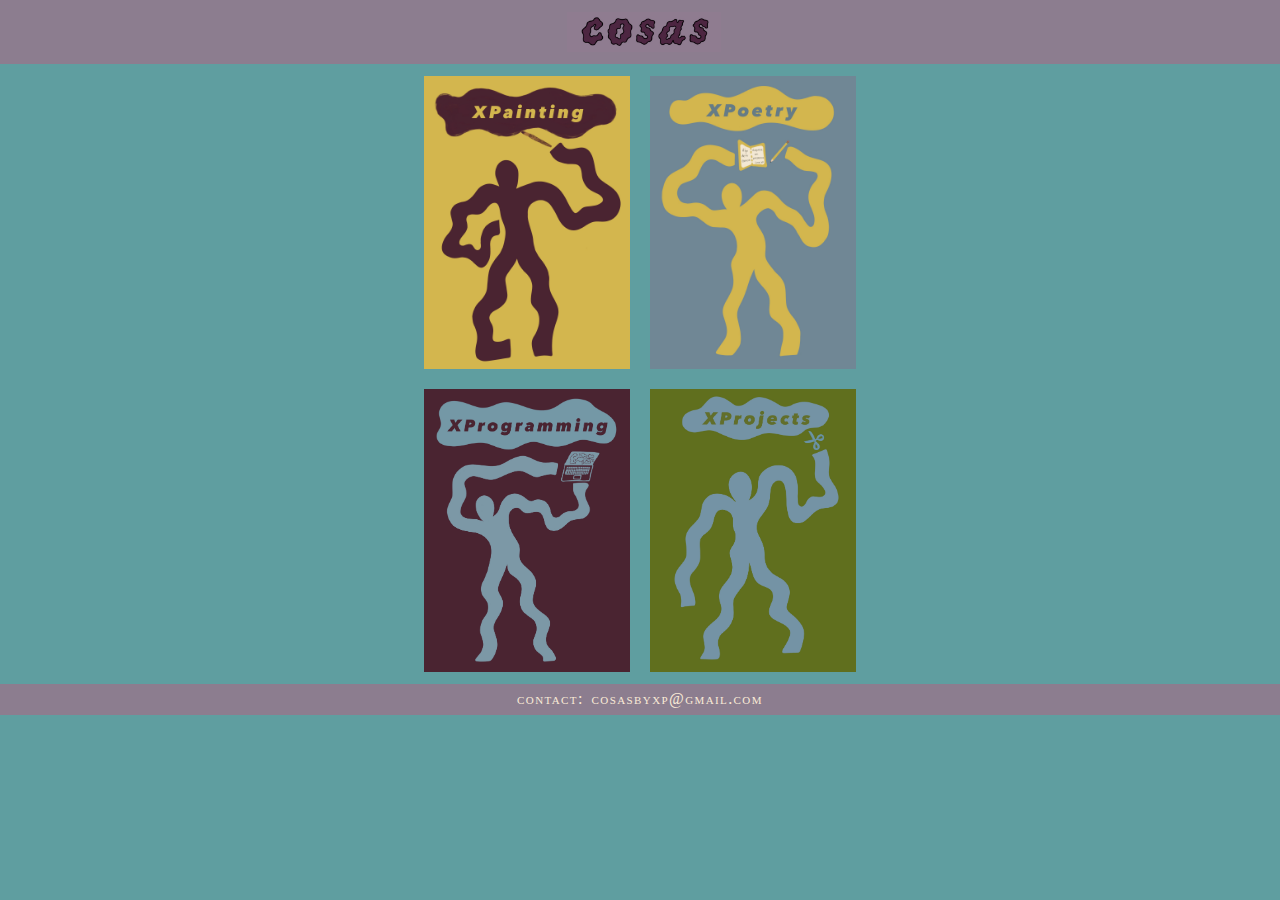
<file: index.html>
<!DOCTYPE html>
<html lang="en">
    <head>
        <link rel="stylesheet" href="app.css"/>
        <meta charset="utf-8">
        <meta name="viewport" content="width=device-width, initial-scale=1.0"/>
        <title>Cosas by XP</title>
    </head>
    <body class="gen-body home-page-body">
        <header>
            <ul class="navbar">
                <li class="logo"><a href="index.html"><img alt="logo" src="imgs/cosas-logo.jpg"></a></li>
            </ul>
        </header>
        <div class="nood-gallery">
            <div class="nood-group1">
                <a href="painting.html"><img src="imgs/xpaint.jpg"></a>
                <a href="poetry.html"><img src="imgs/xpoetry.jpg"></a>
            </div>
            <br>
            <div class="nood-group2">
                <a href="programming.html"><img src="imgs/xprog.jpg"></a>
                <a href="projects.html"><img src="imgs/xprojects.jpg"></a>
            </div>
    </div>
    <footer>
        <div class=".footer">
            <h4>contact: cosasbyxp@gmail.com</h4>
        </div>
    </footer>
    </body>
</html>
</file>
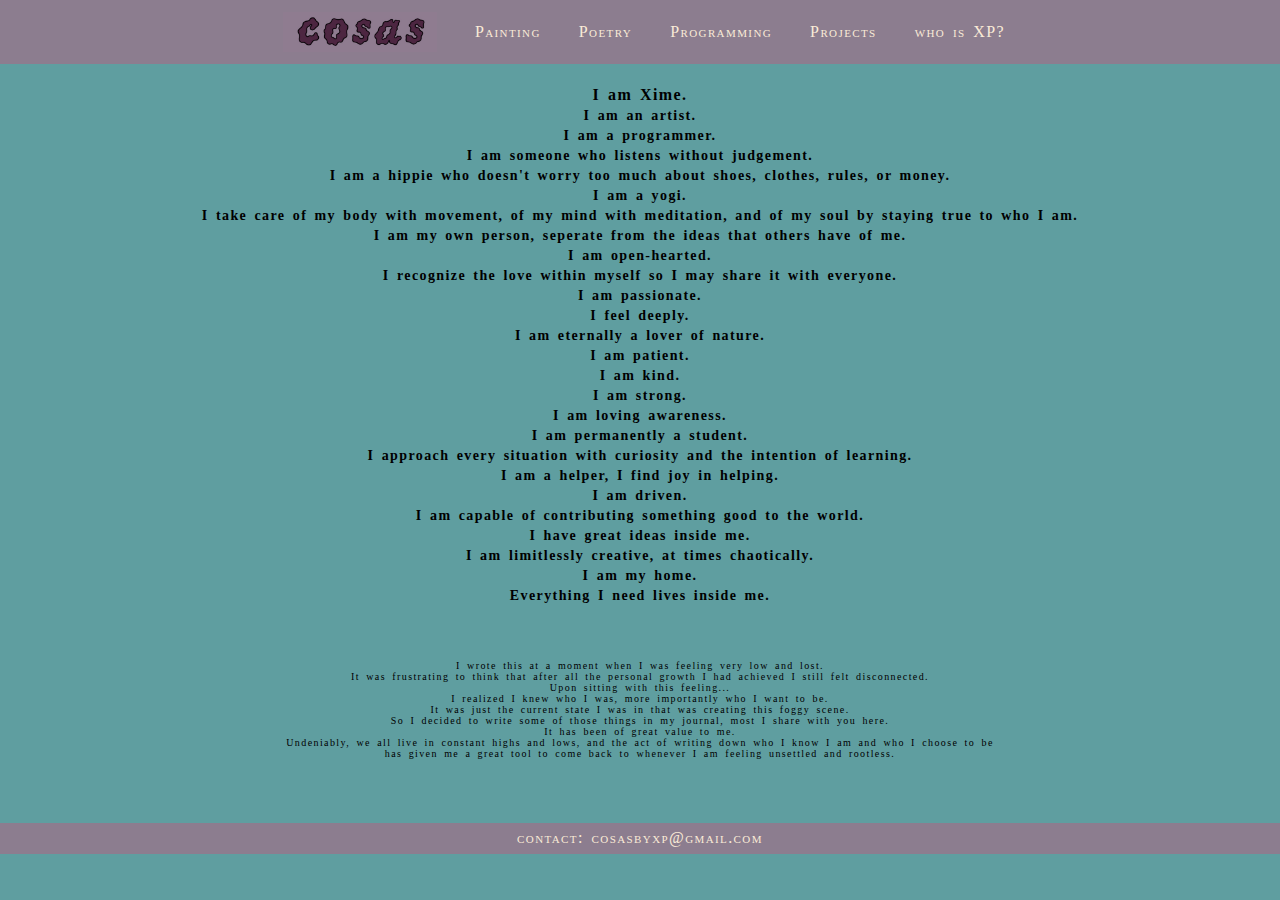
<file: about-me.html>
<!DOCTYPE html>
<html lang="en">
    <head>
        <link rel="stylesheet" href="app.css"/>
        <meta charset="utf-8">
        <meta name="viewport" content="width=device-width, initial-scale=1.0"/>
        <title>About Me</title>
    </head>
    <body class="gen-body">
        <header>
            <ul class="navbar">
                <li class="logo"><a href="index.html"><img alt="logo" src="imgs/cosas-logo.jpg"></a></li>
                <li class="nav-item"><a href="painting.html">Painting</a></li>
                <li class="nav-item"><a href="poetry.html">Poetry</a></li>
                <li class="nav-item"><a href="programming.html">Programming</a></li>
                <li class="nav-item"><a href="projects.html">Projects</a></li>
                <li class="nav-item"><a href="about-me.html">who is XP?</a></li>
            </ul>
        </header>
        <div class="about-me-content who-i-am">
            <h4>I am Xime.</h4>
            <h6>I am an artist.</h6>
            <h6>I am a programmer.</h6>
            <h6>I am someone who listens without judgement.</h6>
            <h6>I am a hippie who doesn't worry too much about shoes, clothes, rules, or money.</h6>
            <h6>I am a yogi.</h6>
            <h6>I take care of my body with movement, of my mind with meditation, and of my soul by staying true to who I am.</h6>
            <h6>I am my own person, seperate from the ideas that others have of me.</h6>
            <h6>I am open-hearted.</h6>
            <h6>I recognize the love within myself so I may share it with everyone.</h6>
            <h6>I am passionate.</h6>
            <h6>I feel deeply.</h6>
            <h6>I am eternally a lover of nature.</h6>
            <h6>I am patient.</h6>
            <h6>I am kind.</h6>
            <h6>I am strong.</h6>
            <h6>I am loving awareness.</h6>
            <h6>I am permanently a student.</h6>
            <h6>I approach every situation with curiosity and the intention of learning.</h6>
            <h6>I am a helper, I find joy in helping.</h6>
            <h6>I am driven.</h6>
            <h6>I am capable of contributing something good to the world.</h6>
            <h6>I have great ideas inside me.</h6>
            <h6>I am limitlessly creative, at times chaotically.</h6>
            <h6>I am my home.</h6>
            <h6>Everything I need lives inside me.</h6>
            <br><br><br>
            <p>I wrote this at a moment when I was feeling very low and lost.</p>
            <p>It was frustrating to think that after all the personal growth I had achieved I still felt disconnected.</p>
            <p>Upon sitting with this feeling...</p>
            <p>I realized I knew who I was, more importantly who I want to be.</p>
            <p>It was just the current state I was in that was creating this foggy scene.</p>
            <p>So I decided to write some of those things in my journal, most I share with you here.</p>
            <p>It has been of great value to me.</p> 
            <p>Undeniably, we all live in constant highs and lows, and the act of writing down who I know I am and who I choose to be </p>
                <p>has given me a great tool to come back to whenever I am feeling unsettled and rootless.</p>
        </div>
        <footer>
            <h4>contact: cosasbyxp@gmail.com</h4>
        </footer>
    </body>
</html>
</file>
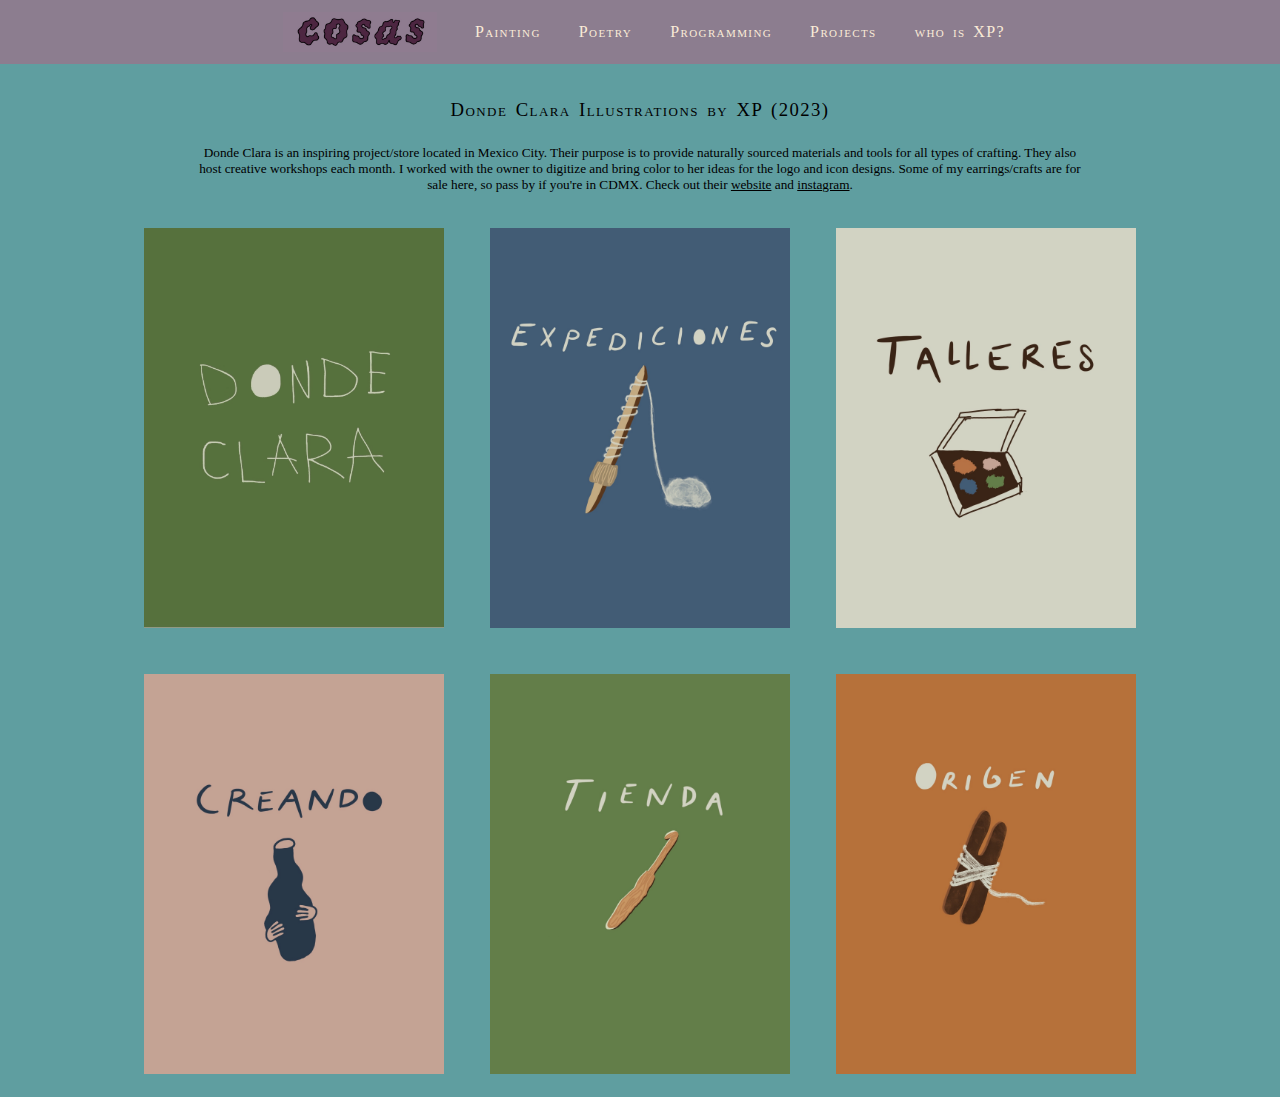
<file: dondeclara.html>
<!DOCTYPE html>
<html lang="en">
    <head>
        <link rel="stylesheet" href="app.css"/>
        <meta charset="utf-8">
        <meta name="viewport" content="width=device-width, initial-scale=1.0"/>
        <title>Donde Clara Logo and Digital Illustrations</title>
    </head>
    <body class="gen-body">
        <header>
            <ul class="navbar">
                <li class="logo"><a href="index.html"><img alt="logo" src="imgs/cosas-logo.jpg"></a></li>
                <li class="nav-item"><a href="painting.html">Painting</a></li>
                <li class="nav-item"><a href="poetry.html">Poetry</a></li>
                <li class="nav-item"><a href="programming.html">Programming</a></li>
                <li class="nav-item"><a href="projects.html">Projects</a></li>
                <li class="nav-item"><a href="about-me.html">who is XP?</a></li>
            </ul>
        </header>
            <div class="donde-clara-desc">
                <h3>Donde Clara Illustrations by XP (2023)</h3>
                <h5>
                    Donde Clara is an inspiring project/store located in Mexico City. Their purpose is to provide naturally sourced materials and tools for all types of crafting. They also host creative workshops each month. I worked with the owner to digitize and bring color to her ideas for the logo and icon designs. Some of my earrings/crafts are for sale here, so pass by if you're in CDMX.
                    Check out their <a href="https://www.dondeclara.com/">website</a> and <a href="https://www.instagram.com/donde_clara/">instagram</a>.
                </h5>
            </div>
        <div class="donde-clara-gall">
            <img src="imgs/dondeclara3.gif">
            <img src="imgs/dondeclara4.jpg">
            <img src="imgs/dondeclara5.jpg">
            <img src="imgs/dondeclara6.jpg">
            <img src="imgs/dondeclara7.jpg">
            <img src="imgs/dondeclara8.jpg">
        </div>
    </body>
</html>
</file>
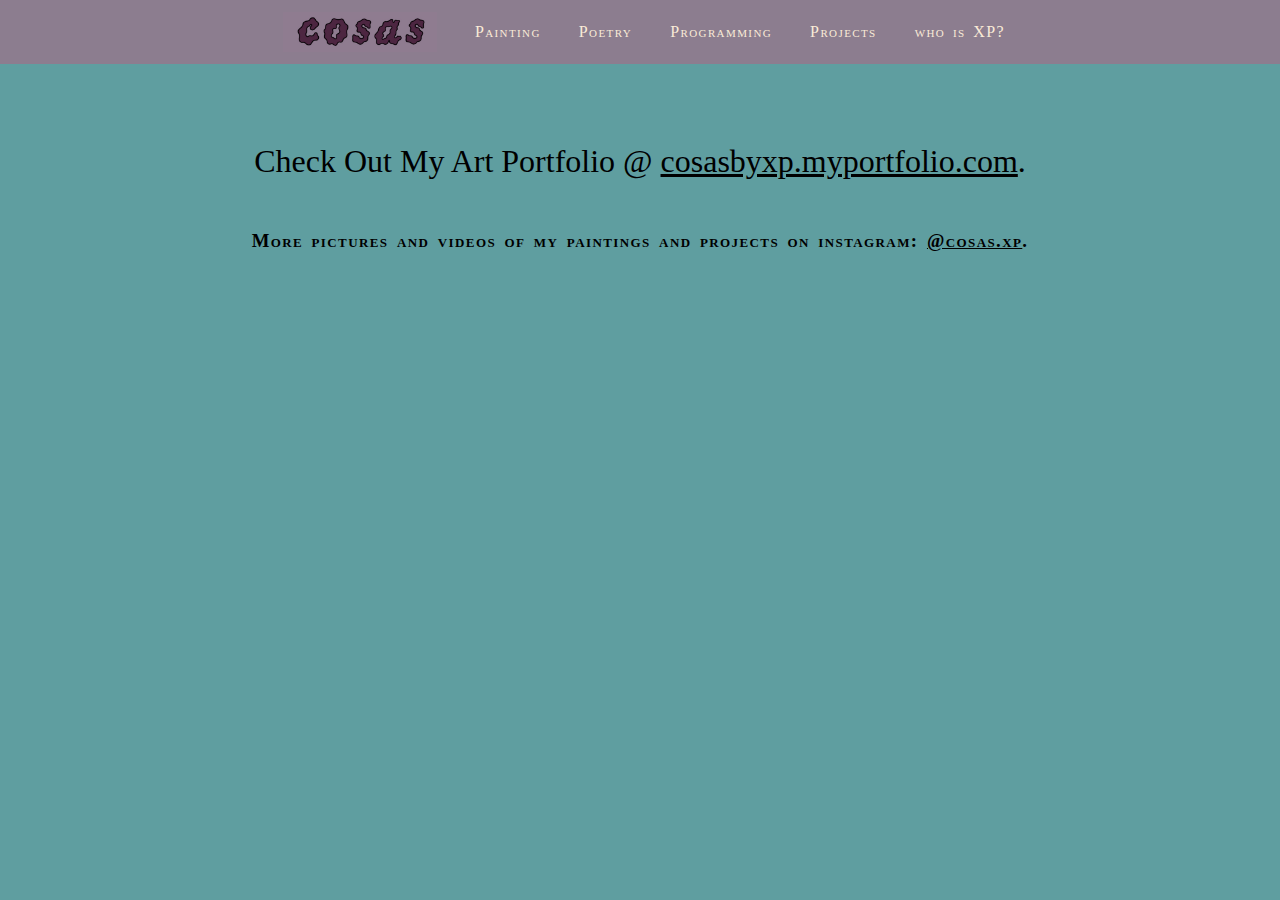
<file: painting.html>
<!DOCTYPE html>
<html lang="en">
    <head>
        <link rel="stylesheet" href="app.css"/>
        <meta charset="utf-8">
        <meta name="viewport" content="width=device-width, initial-scale=1.0"/>
        <title>XPainting</title>
    </head>
    <body class="gen-body">
        <header>
            <ul class="navbar">
                <li class="logo"><a href="index.html"><img alt="logo" src="imgs/cosas-logo.jpg"></a></li>
                <li class="nav-item"><a href="painting.html">Painting</a></li>
                <li class="nav-item"><a href="poetry.html">Poetry</a></li>
                <li class="nav-item"><a href="programming.html">Programming</a></li>
                <li class="nav-item"><a href="projects.html">Projects</a></li>
                <li class="nav-item"><a href="about-me.html">who is XP?</a></li>
            </ul>
        </header>
        <div class="programming-body">
            <div class="donde-clara-desc">
                <br>
                <br>
                <h1 class="poetry-book">
                    Check Out My Art Portfolio @ <a href="https://cosasbyxp.myportfolio.com/">cosasbyxp.myportfolio.com</a>.
                </h1><br>
                <h3 style="font-weight: bolder;">
                    More pictures and videos of my paintings and projects on instagram: <a href="https://instagram.com/cosas.xp">@cosas.xp</a>.
                </h3>
            </div>
        </div>
    </body>
</html>
</file>
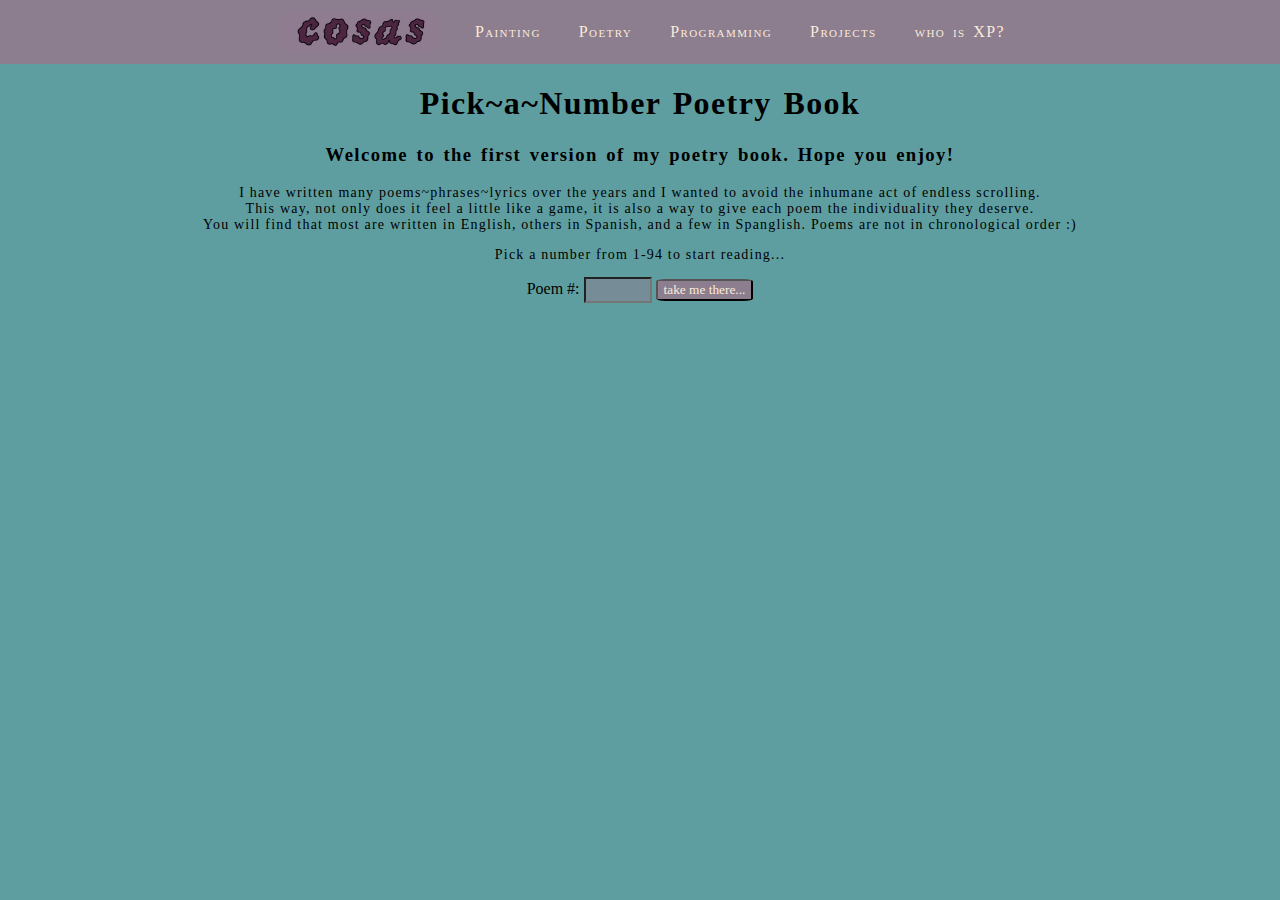
<file: poetry.html>
<!DOCTYPE html>
<html lang="en">
    <head>
        <link rel="stylesheet" href="app.css"/>
        <meta charset="utf-8">
        <meta name="viewport" content="width=device-width, initial-scale=1.0"/>
        <title>XPoetry</title>
    </head>
    <body class="gen-body poetry-body">
        <header>
            <ul class="navbar">
                <li class="logo"><a href="index.html"><img alt="logo" src="imgs/cosas-logo.jpg"></a></li>
                <li class="nav-item"><a href="painting.html">Painting</a></li>
                <li class="nav-item"><a href="poetry.html">Poetry</a></li>
                <li class="nav-item"><a href="programming.html">Programming</a></li>
                <li class="nav-item"><a href="projects.html">Projects</a></li>
                <li class="nav-item"><a href="about-me.html">who is XP?</a></li>
            </ul>
        </header>
        <div class="poetry-book">
            <h1>Pick~a~Number Poetry Book</h1>
            <h3>Welcome to the first version of my poetry book. Hope you enjoy!</h3>
            <p>I have written many poems~phrases~lyrics over the years and I wanted to avoid the inhumane act of endless scrolling. 
                <br> This way, not only does it feel a little like a game, it is also a way to give each poem the individuality they deserve.
                <br> You will find that most are written in English, others in Spanish, and a few in Spanglish. Poems are not in chronological order :)
            </p>
            <p>Pick a number from 1-94 to start reading...</p>
            Poem #: <input type="number" id="poemNum">
            <button onclick="checkPoemNum()">take me there...</button>
            <br>
            <br>
            <div class="poem-displayed">
                <p id="result"></p>
            </div>
            <br>
            <script>
                let poem1 = "'A Flow'<br><br>It comes and goes. <br>Her need, <br>Her desire for more.<br><br>Love, XP";
                let poem2 = "'Hide Away'<br><br>We swallowed our thoughts, <br>Because saying them out loud would cause more pain.<br><br>Love, XP";
                let poem3 = "'Fog'<br><br>A mysterious morning<br>The clouds engulf the city<br>Asking me to stay<br>Leaving no trace<br><br>Why is it that the sky falls?<br>Leaving us to appreciate <br>Only the things <br>That are near our skins<br><br>Love, XP";
                let poem4 = "'Beauty in a Brush'<br><br>If I want to have a good day <br>I start by painting. <br>I am instantly reminded <br>Of the beauty <br>That surrounds me. <br><br>Love, XP";
                let poem5 = "'First Thought in Asia'<br><br>Green swallowed in green. <br>The leaves vibrant <br>And glistening. <br><br>I think of you,<br>Wondering if you’d come with<br>to Sabah. <br><br>The houses are lifted from the ground <br>As if they know that the ground is sacred. <br><br>Not unlike the times<br>I lifted my heels and stood on my toes,<br>As if I knew your lips were sacred. <br><br>Love, XP";
                let poem6 = "'Let Me Smile'<br><br>I feel the beauty.<br>I feel the life.<br><br>Una mirada y<br>me acuerdo de todo. <br><br>It’s the smallest things<br>that make me the happiest. <br><br>When no one asks me <br>why I’m smiling:<br>I feel peace. <br>I feel alive.<br><br>Love, XP";
                let poem7 = "'Unreliable You'<br><br>I didn’t know <br>You’d come to us <br>For more... <br><br>Love, XP";
                let poem8 = "'2 Tounges, 2 Lenguas'<br><br>I will never forget the color of your eyes. <br>Nunca me olvidaré del color de tus ojos.<br><br>Love, XP ";
                let poem9 = "'Donde Nací' <br><br>Las calles de Madrid huelen a lluvia y tabaco.<br><br>Love, XP";
                let poem10 = "'Overdone Love'<br><br>My love for you continues to grow<br>As I grow weaker <br>I see nothing but you <br>I feel nothing but you <br><br>Love, XP";
                let poem11 = "'The Heart of Buddha'<br><br>On the climb down<br>I left all my desires<br>All my attachments<br>I leave them<br>Endlessly trickling down<br>The Batu stairs <br><br>Love, XP";
                let poem12 = "'Sonríe por Todo'<br><br>La vida es bella<br>Cuando se sonríe <br>En los momentos<br>Que no hace falta. <br>Cuando nadie <br>O todos <br>Te miran.<br>Sonrío por el amor<br>Que llevo dentro.<br>Únicamente <br>Porque la vida<br>(El mundo)<br>(La naturaleza)<br>(La energía de la gente)<br>Me lo regala. <br>Sonreímos cuando <br>Nos damos cuenta de, <br>Y sentimos,<br>El amor que existe<br>En todo <br>A nuestro alrededor. <br><br>Love, XP";
                let poem13 = "'Opportunity Wrapped in Fear'<br><br>I fly across the world leaving you behind. <br>Endless blue skies.  <br>None like the color of your eyes.<br><br>The passing of time<br>Brings opportunity <br>Wrapped in fear. <br><br>One day it’ll be clear. <br>I’ll fly across the world <br>Hoping to have you near. <br><br>Love, XP";
                let poem14 = "'Free'<br><br>Clouds remind me of birds <br>Free to fly in any direction <br>Maybe with no purpose <br>Maybe just another reflection <br>Free of any worldly possessions<br><br>Clouds remind me of birds <br>Remind me of me <br>Looking for something to see <br>Beyond these faulty beliefs<br>That love should never be free <br><br>Love, XP";
                let poem15 = "'What Do I Want?'<br><br>I found & ~lost~<br>Someone with a dream<br>I had but never spoke. <br>I learned to<br>To believe. <br>To become <br>The version of me<br>That lives out those dreams.<br>Creating a reality<br>With looks between<br>Brown & blue. <br>With each glance,<br>The waves hit the rocks. <br>Refreshing & subtlety<br>Changing them forever.<br><br>Love, XP";
                let poem16 = "'Campo Olvidado'<br><br>Tus nubes asombrosas,<br>que me hacen sonreír<br>que nos hacían reír. <br>Túmbate a mi lado<br>en el campo olvidado.<br>Mi amor perdido.<br>Mi desastre de cuadro.<br>Que lindo encontrarte<br>aquí colgado. <br><br>Love, XP";
                let poem17 = "'Self~Trust'<br><br>~ focused on letting this creativity flow through me<br>and seeing where it goes ~ <br><br>Love, XP";
                let poem18 = "'Así Sí, Así No' <br><br>No encuentro el motivo. <br>Pero te pienso. <br>Te imagino. <br><br>Sin miedo <br>al no deber. <br>Sin miedo <br>al querer. <br><br>Love, XP";
                let poem19 = "'Tasting Tears'<br><br>Your boobs are like teardrops,<br>Round and delicate. <br>It must have been<br>All the tears you shed for him,<br>That turned you into sadness.<br><br>They caress my cheeks<br>And then melt into my lips. <br>I wish you’d never cried<br>But if you did,<br>I wish they were for me. <br><br>Love, XP";
                let poem20 = "'Tímido'<br><br>La presencia del mar. <br>El miedo a amar. <br>Tus manos <br>Bajo el agua <br>Se esconden. <br>Vente conmigo <br>O déjame volar.<br><br>Love, XP";
                let poem21 = "'Cruzando el Horizonte'<br><br>Una manta de arcoíris <br>Cubre la tierra,<br>Al empezar y acabar el día. <br>Un abrazo<br>Lleno de paz y energía. <br><br>Será porque entre <br>El blanco y el negro,<br>El día y la noche, <br>Existe todo lo que es <br>Vida. <br><br>Este momento<br>(si lo vives)<br>Es una pausa<br>Entre las posibilidades <br>Del día <br>Y las incertidumbres <br>De la noche. <br><br>Love, XP";
                let poem22 = "'22 Vidas'<br><br>Vivo en una fantasía. <br>Un sueño constante.<br>Me encanta soñar<br>volar<br>jugar<br>bailar<br>pintar<br>Amar. <br>Y en todo,<br>me falta paciencia. <br>Me equivoco por tristeza. <br>Como de larga es una vida,<br>si tienes mil en la cabeza?<br><br>Love, XP";
                let poem23 = "'Lessons at 23'<br><br>I no longer feel lost<br>Learning to crawl<br>I hold on to my heart<br>And stop playing a part <br><br>This skin is my barrier<br>A kiss breaks a stone<br>Love me down to my bones<br><br>I learn to release<br>Without you I still breathe<br>My love is not for lease<br>The stars fill every need<br><br>Love, XP";
                let poem24 = "'Promesas del Presente'<br><br>Céntrate en este<br>momento.<br>El único que hay.<br>Y el único que <br>importa. <br>Húndete —<br>completamente <br>consciente. <br>Verás, en el,<br>las bellezas de la vida. <br><br>Love, XP";
                let poem25 = "'Fall in NY'<br><br>The seasons change.<br>The leaves don’t<br>Resist to falling. <br><br>The season of change. <br>I’ll always answer <br>If it’s you calling.<br><br>Love, XP";
                let poem26 = "'My First True Love' <br><br>In the depths of the ocean <br>I saw your eyes <br>And swam towards them. <br><br>After 100 strokes <br>They were still as far from me <br>As before. <br><br>They bring me comfort<br>But they never bring me <br>Home. <br><br>Love, XP";
                let poem27 = "'Tool 4 Peace'<br><br>Yoga makes me realise<br>I need so little to be happy.<br><br>Love, XP";
                let poem28 = "'Him & I'<br><br>She wondered why they didn’t care for her.<br>And she wondered if anything would ever satisfy her.<br>And she wondered if she could ever be enough.<br>And she wondered about the beginning and end of her story.<br>And she wondered when her head would stop spinning with desire.<br>And she wondered...<br><br>And him. <br>He wondered about so much. <br>And he analysed almost everything that crossed his path. <br>He wondered about the future, not so much the past. <br>And he wondered about being lost. <br>And he wondered about life, but never too much. <br>And he wondered...<br>But he was never lost.<br><br>Love, XP";
                let poem29 = "'For Tasha:'<br><br>This is not about <br>strength nor wisdom. <br>I will not talk about <br>beauty, pain, or fear. <br>I want to talk about you <br>because without you <br>there is nothing.<br>Yes, the world will keep spinning.<br>The sun will rise. <br>The moon will shine.<br>And the birds will fuck the bees.<br>Yet, somehow it will be incomplete. <br>No one to love the way you do.<br>No one to laugh like you. <br>So although it might seem:  <br>Like there is nothing worth feeling.<br>As if life has no meaning. <br>I know there is something out there,<br>wether it is found or created,<br>that will be all you’ve awaited. <br><br>Love, (your sister) XP";
                let poem30 = "'Lonely Moon'<br><br>A full moon <br>Filled with nothing<br><br>Under it <br>Lonely people<br>Friends<br>Lovers<br>With slurred words<br>Speaking <br>With made up words<br><br>A cold cold night <br>Something I’ve never felt before<br><br>Laying in my bed <br>I can’t see you<br>But I can feel you over me<br>Lonely <br>Yet in the same place <br><br>Love, XP";
                let poem31 = "'Harder Than It Seems'<br><br>The thing you spend <br>So much time avoiding <br>Is probably what <br>You should be doing<br><br>Love, XP";
                let poem32 = "'Medianoche'<br><br>Me siento suspensa <br>en el aire.<br>Como intentar poner pie<br>en el espacio.<br>Como esperando a que alguien<br>me arranque <br>de esta gelatina paralizante.<br><br>Love, XP";
                let poem33 = "'Through the Window'<br><br>Raindrops race to escape. <br>I want to fly. <br>They want to stay. <br>No tears fall on my face. <br><br>Love, XP";
                let poem34 = "'Impermanence'<br><br>I know it won’t last forever <br>I know it will pass<br>I know something greater is meant for me<br>I hope it will last <br><br>Love, XP";
                let poem35 = "'NY From Above'<br><br>How does this island<br>Hold itself up?<br>A shadow bigger <br>Than the buildings.<br>As I look from above <br>I fear the ground will sink. <br>But from bellow<br>It feels like an eternally<br>Expanding, living thing.<br><br>Love, XP";
                let poem36 = "'Nana~Natural'<br><br>Dulce marroncito <br>Con arena en tu piel<br>En el desierto o frente al agua <br>Nunca le diré que no a tu playa <br>Siempre pensé que yo te amaba<br><br>Dulce solecito<br>Estas nubes me tapan tu olor<br>Y cuando rozas contra mi piel <br>Es más dulce que un mar de miel<br>Siempre pensé que yo te amaba <br><br>Love, XP";
                let poem37 = "'What Do You Say?'<br><br>The way you hold my hand <br>Spills this poetry from my hands <br>I told you I have no plans <br>Hoping we would make a plan <br><br>Love, XP";
                let poem38 = "'Jivan Mukti ॐ'<br><br>(Since I began practicing yoga…) <br>I started living consciously.<br>Noticing my steps,<br>Appreciating my strength.<br><br>In Miami,<br>I connected with my body.<br>Experiencing the beauty of its flow.<br>In Bali,<br>I connected with my soul.<br>Exposing clarity in the unknown.<br><br>I sit in silence,<br>A dream of loving-kindness.<br>I praise my teachers,<br>The most simplistic creatures.<br>Their words are the wind <br>That takes me deeper.<br>And their generous souls<br>Have built the path I will walk <br>Until I find my way home.<br><br>Love, XP";
                let poem39 = "'Nameless Nomads'<br><br>Travelling,<br>I met people<br>Whose words<br>Spoke of dreams<br>I had only heard<br>In my own imagination. <br><br>They plan to travel <br>And travel with no plans. <br>Some would say<br>They are lost at sea. <br>But those who do,<br>Have never sailed.<br><br>Travelling,<br>I let the wind and the waves <br>Take me away<br>To ~whatever~ place.<br>It always turns fear<br>Into a smile on my face.<br><br>Love, XP";
                let poem40 = "'Spacetime Rhyme'<br><br>How can we bend the rules of <br>time and space <br>so that we can exist in a place <br>where I never lack your embrace?<br><br>Love, XP";
                let poem41 = "'Healing Stars'<br><br>My words may not be, <br>But this starry sky is magical. <br>Little holes on a dark surface,<br>Like a kid pricking it with a toothpick. <br>Completely random,<br>Yet inexplicably becoming. <br>And a constant divine light <br>Lives behind it. <br><br>Their presence teases me,<br>Feeling that they are here<br>While knowing they are deceiving. <br>How romantic of me <br>To write about the stars. <br>How fortunate I feel <br>To finally heal these scars.<br><br>Love, XP";
                let poem42 = "'Todo Irá Bien'<br><br>Eres el sol. <br>Eres el agua. <br>Eres la paz en el viento. <br>Eres el pececito<br>Que se acerca a mis pies <br>Y me acaricia la piel. <br><br>Love, XP";
                let poem43 = "'A Escondidas'<br><br>Ojalá nadie nos encontrara<br>Bajo las estrellas.<br>Pero hasta los coches nos ven  <br>Nos pitan.<br>Y las estrellas también, <br>Pasan corriendo por el cielo.<br>Corre, pide un deseo.<br><br>Love, XP";
                let poem44 = "'De Ti a Mi'<br><br>Ultimamente <br>Me cuesta explicarlo,<br>El sentimiento,<br>La sensación<br>Que tengo<br>Cuando pienso en ti. <br>Ahora pienso en mi. <br><br>Love, XP";
                let poem45 = "'Sorry I Broke Us'<br><br>w o r l d s a p a r t.<br>I feel so far. <br>Quiero gritar <br>y callar. <br>I know nothing <br> &nbsp turn me around.<br>We can be a anything,<br>a moment in time. <br>I break the sky <br>with all my might <br>and see the beauty<br>as its falling a p a r t.<br><br>Love, XP";
                let poem46 = "'Your Eyes'<br><br>What is my favourite part of the body?<br>You asked me. <br>It’s the eyes, without a doubt <br>They hold a persons soul.<br>They’ve lived and seen and felt <br>Everything in your life. <br>And when they are like yours<br>They are not only my favourite body part,<br>They are the sole rhythm of my heart. <br><br>Love, XP";
                let poem47 = "'Two Extremes'<br><br>What’s at the edge<br>of nothing and everything? <br><br>Time withered away. <br><br>Hold me close, <br>make me sway. <br><br>I feel it in my toes, <br>the way you touch me babe.<br><br>Love, XP";
                let poem48 = "'La Atención'<br><br>Qué hacía en ese tiempo? <br>Qué hago en este tiempo?<br>Por qué la busco? <br>Por qué le tengo miedo? <br>Por qué no me acuerdo?<br><br>Love, XP";
                let poem49 = "'Miami Breeze'<br><br>Leaves falling in water.<br>Branches of trees<br>Live perfectly still<br>Touching a blue sky<br>In this city of mine.<br>The wind will blow later<br>And I will surrender<br>Only to a touch<br>That feels tender.<br>A different life.<br>A different vice.<br>Grateful I feel stronger.<br>Leaves floating in water.<br><br>Love, XP";
                let poem50 = "'Escondida ~ Hidding'<br><br>Que no me busque nadie <br>Tampoco esperes que no cambie<br>Me convertí en tronco de madera <br>Y ahora vivo sin ninguna pena<br>~<br>Nobody come looking for me <br>All you’ll find is this broken tree <br>I heard from the whispers of the sea <br>It longs to drift, baby take me please <br><br>Love, XP";
                let poem51 = "'Too Much'<br><br>I write about you so much <br>Too much?<br><br>Not sure if it was your touch<br>Or how your laugh makes me blush<br>Or the way you ate your brunch<br>That got me mushed in this crush<br><br>I think about you so much<br>Too much? <br><br>I know how I wanna be touched <br>I need to unlearn how to shush<br>Sometimes I feel rushed<br>It’s my intuition I need to trust<br><br>Love, XP";
                let poem52 = "'Kata'<br><br>Damn, I miss my sister<br><br>My healer, don’t see her<br>I’d love to have her nearer <br>Can’t find her in the mirror<br><br>A source to my drop<br>She’s part of my flock <br>I get it she’s god<br>Tell me she’s hot<br><br>I’ll tell you she’s kind <br>That type that blows your mind<br>I ask her what she finds<br>She tells me every time: <br><br>Don’t hold back cause of fears<br>Face them and deal <br>Life is a deal <br>Between you and your feels<br><br>Love, XP";
                let poem53 = "'Pepe'<br><br>Damn, I miss my brother<br><br>He loves to discover<br>A brain like no other <br>A heart like my mothers<br><br>I look up to him <br>I wish I had his grit <br>So easily commits <br>I swear he’s g-shit<br><br>We used to throw fists<br>So much love that it bleed<br>We finally agreed <br>We don’t wanna live with greed <br><br>He’s doper than this flow <br>Calls me just to say hello <br>Never asks me for more <br>It’s him I adore<br><br>Love, XP";
                let poem54 = "'Mamá'<br><br>Damn, I miss my mom  <br><br>A woman full of charm<br>Always kisses, sweet alarm <br>Never fails to keep me warm <br><br>Had some trouble with our bond <br>Thank god we went beyond <br>Taught me how to swim above<br>How to only live with love<br><br>Love, XP";
                let poem55 = "'Papá'<br><br>Damn, I miss my dad <br><br>The best friend I ever had<br>He always understands<br>I don’t wanna live with plans <br><br>Wise but juvenile <br>A lesson with a smile<br>Almost fictional lifestyle <br>Taught me how to freestyle <br><br>Love, XP";
                let poem56 = "'Clues in these Blues'<br><br>My heart skips a beat <br>When I’m around you <br>Those light blues <br>Some dope tunes <br>A hidden long love clue<br><br>Love, XP";
                let poem57 = "'Mi Primer Rap Español'<br><br>Viajando por el mundo <br>Buscando el mar más profundo <br>Un amor que sea crudo <br>Todo el mundo está duro <br>Un momento oportuno <br>Todos sin ti son oscuros<br><br>Love, XP";
                let poem58 = "'Scattered Thoughts'<br><br>What is a thought?<br>Nothing but a drop<br><br>Of your lips<br>On my skin<br><br>Inside or out<br>Your love is like a drought<br><br>Lately, the love that I express<br>Is not the love that I receive  <br><br>Fuck a beat<br>I might just drop my dream<br><br>Love, XP";
                let poem59 = "'Part of a Song'<br><br>It ain’t fair that <br>To me you’re like air<br>Can’t breathe without you<br>Just fucking with you<br>But lately <br>It feels <br>Like I need <br>An IV <br>With your gene<br><br>Love, XP";
                let poem60 = "'Simple Solutions'<br><br>On a rainy gloomy day <br>Showing colors that are true<br>I know I act a fool<br>&nbsp&nbsp&nbspI’m sorry<br>Is all I have to say<br><br>On a rainy gloomy day<br>I choose to walk straight through<br>Nature’s mindful dew<br>&nbsp&nbsp&nbspMy home<br>It’s where I want to stay<br><br>Love, XP";
                let poem61 = "'Residente Permanente'<br><br>Todos los dias me escapo<br>Y me pierdo en mi mente <br>Pero siempre te encuentro ahí <br><br>Tus ojos, tu voz<br>No me dejan dormir<br>No quiero dormir <br><br>Hasta el ruido de un trueno <br>Me recuerda a ti <br>A lo que me hacías sentir<br><br>Tumbados<br>Desatados <br>Podría seguir así<br><br>Love, XP";
                let poem62 = "'La Verdad'<br><br>Escribo por ti, de ti, y para ti.<br><br>Love, XP";
                let poem63 = "'Still Doubting'<br><br>What feels right? <br>Heart tight. <br><br>Pull on my string, <br>I’ll buy you a drink. <br><br>Memories confuse me,<br>Delude me. <br><br>No se si fue verdad. <br>Ya veré cuando te vuelva a mirar. <br><br>Love, XP";
                let poem64 = "'You Again'<br><br>I love without care.<br>I love a good dare. <br>I can’t explain <br>why you left me bare. <br><br>I feel constantly<br>a distant memory <br>of a day<br>where I woke up late. <br><br>A ghost by my side. <br>Shit, <br>I can’t keep it <br>inside.<br><br>Love, XP";
                let poem65 = "'Boat Poems'<br><br>Fields of clouds <br>Feels of doubts <br>Fears of vastness <br>Being brave regardless<br><br>New places every week <br>No longer do I feel weak<br><br>I want to walk with my feet<br>Every meter that is green<br>I want to trace with my fingers <br>The love that still lingers<br><br>Love, XP";
                let poem66 = "'A Gusto'<br><br>Se va apagando la luz. <br>Colores azules retumban,<br>Predominan mi vida. <br><br>El color del agua.<br>El color del cielo.<br>El color del viento.<br><br>Pinto sus tonos. <br>Sueño con sus besos. <br>Me visto y me desnudo de azul. <br><br>Será su calma <br>O su naturaleza infinita<br>La que me lleva a su orilla.<br><br>Mi corazón azul,<br>Sigo buscando tu luz. <br><br>Love, XP";
                let poem67 = "'Questions 4 You'<br><br>Why do some turn yellow?<br>And others stay green?<br><br>Gray skies <br>Purple nights <br>Orange leaves<br>Your mellow breeze<br><br>Believe me <br>When I say <br>I’ll see you again some day <br><br>Love, XP";
                let poem68 = "'Space in Between'<br><br>I like the texture of the clouds <br>You like the texture of the walls <br>I keep my feet on the ground<br>But if you count<br>You’ll watch me float to mars <br>Your feet beneath the sheets <br>Never reach for me <br>Just a memory of something<br>I believe <br><br>Love, XP";
                let poem69 = "'A Way of Being Pt. 1'<br><br>“There’s a time for certain ideas to arrive, <br>And they find a way <br>To express themselves through us” <br>(Rick Rubin, The Creative Act)<br><br>There is a time for everything <br><br>This pressure to “do” something<br>Is nothing<br>But my mind’s judgements <br>Unproductive mind games <br>I remember to release<br>This pressure every~single~day<br>So I may flow with the eternal waters<br>That run within and around me<br><br>There is a time for everything <br>There is everything in this time <br><br>Love, XP";
                let poem70 = "'A Way of Being Pt. 2'<br><br>“There’s a reason we are drawn <br>To gazing at the ocean. <br>It is said the ocean provides <br>A closer reflection of who <br>We are than any mirror.” <br>(Rick Rubin, The Creative Act)<br><br>I am constantly drawn to the ocean <br>Maybe hoping to find myself there <br>Eternal reflections of complexity in motion<br>Lost in awe of its deepness, I stare <br>No goal or intention <br>Just a delicate care <br><br>Love, XP";
                let poem71 = "'Sunset From a Plane'<br><br>Is the sun setting? <br>Or am I descending?<br>Into the unknown<br>Looking to be reborn <br>Or for the reason I was born<br>Captivated by the last light <br><br>Warm orange hugs<br>That shouldn’t make sense<br>Still I fully embrace them<br>For their warmth<br>For their strange familiarity<br>For their fleeting nature<br><br>Slowly, darkness falls<br>Looking for an enduring moment <br>The lasting night<br><br>Love, XP";
                let poem72 = "'Love Potion'<br><br>Like my hands on the sand<br>Near the shore<br>When I am with you <br>I feel it firmly, the feeling of home <br><br>Like a wave coming in <br>The sand under my hand <br>Melts and slips away<br>From my gentle touch<br><br>I can’t understand <br>How in this distance  <br>You leave me feeling bare <br><br>My love,<br>I love the ocean<br>But it’s you whose got the potion <br><br>Love, XP";
                let poem73 = "'Muñeca Con Cabeza'<br><br>Si me vida está llena <br>Por qué siento esta pena?<br><br>Tu mirada me alegra <br>Tu distancia me quema<br>El tiempo me pesa <br><br>A qué esperas?<br>Una muñeca sin cabeza?<br>Un corazón que no aprieta? <br><br>Mi amor no lo aprecias <br>Ni mis mensajes contestas <br>Pero se que los miras <br><br>Esta relación es tan fría <br>Quien no lo diría <br>Que otra vez me equivocaría <br><br>Love, XP";
                let poem74 = "'NY Street Raps Pt. 1'<br><br>Finding rays <br>Planes with delays <br>Ask me to stay <br>I’ll learn to pray <br>Tell me your game <br>Fuck it I’ll play <br>Cold New York days <br>They pass in a haze <br>Thoughts are the same <br>Fuck cupid’s aim<br>Please don’t put out this flame <br><br>Love, XP";
                let poem75 = "'NY Street Raps Pt. 2'<br><br>I love this city <br>You’re looking pretty <br>Got me believing <br>In some ultimate feeling<br>A passionate being<br>What are you dreaming? <br>What’s a life without meaning?<br>A touch without healing? <br>Slightly deceiving<br>When’s our next meeting?<br>For now I’ll keep breathing <br><br>Love, XP";
                let poem76 = "'Esencya'<br><br>Algo de tu esencia <br>Requiere mi presencia <br>Escucho lo que piensas <br>No mientas<br>Me sientes? <br>Presente?<br>Hundida en tu mente<br>Contigo nunca impaciente<br>Apareciste de repente <br>Una conexión valiente<br><br>Love, XP";
                let poem77 = "'Escape'<br><br>Can you feel me drifting away <br>Cause I am <br><br>I never told you <br>Cause you ran <br><br>Love, XP";
                let poem78 = "'Essential Lessons'<br><br>My throat closes up <br>and I learn how to talk <br>by my truth.<br><br>My legs give up<br>and I learn how to walk <br>by my self. <br><br>My ears fill up <br>and I learn how to listen <br>to my body. <br><br>Love, XP";
                let poem79 = "'Absent'<br><br>In my dream state <br>I am kissing you <br>In my waking state <br>I’m just missing you <br><br>Love, XP";
                let poem80 = "'In Any Fucking Order'<br><br>I don’t Netflix and chill<br>I don’t fuck with this deal<br>Please don’t take no more pills<br>Don’t like how it feels <br>I sip tea, don’t spill <br><br>Love, XP";
                let poem81 = "'Take Care'<br><br>There is a world inside of me <br>That I long to share <br>It won’t make me feel free<br>For I am already there <br><br>Love, XP";
                let poem82 = "'Quitely'<br><br>I think of him daily<br>I dream of him nightly<br>292 times precisely <br><br>It’s been quite unwisely <br>But still I love him slightly <br>Requite is fairly unlikely<br><br>One day I’ll ask him nicely<br>To stay beside me <br>Or please leave politely <br><br>Love, XP";
                let poem83 = "'At Ease'<br><br>“In facing the void, there is a tension of opposites. <br>There is an excitement for the possibility <br>something great may be realized <br>and a dread it might not. <br>And the result is out of our control.”<br>(Rick Rubin, The Creative Act) <br><br>Tension of opposites<br>Awareness of extremes <br><br>Let it be a dream<br>Where control ceases to exist <br>Where our job is only to perceive<br><br>Let the drops fall as they please<br>Without shame, with ease <br>All becomes as is and should be<br><br>Love, XP";
                let poem84 = "'Walls'<br><br>“Many people may seem walled off. <br>But sometimes walls can provide <br>different ways of seeing <br>over and around obstacles.”<br>(Rick Rubin, The Creative Act)<br><br>I seek not to tear down your walls<br>But to carefully climb its stones<br>To find the hidden holes<br>To explore the perimeter <br>For high and lows <br><br>For I know<br>That the beauty inside <br>Feels safe and at home<br>A place to thrive <br>I seek only to let it shine<br><br>Love, XP";
                let poem85 = "‘E’s & A’s’<br><br>Tall leaning palm trees<br>This chilly breeze<br>Hands in my sleeves<br>Forget me please<br><br>Where I go follows rain<br>Letting go of the pain<br>A stubborn old stain<br>Break away from this chain<br><br>Love, XP";
                let poem86 = "‘Alchemy’<br><br>Gonna set my soul on fire <br>Set a fire to all these desires <br><br>Turn to ashes this body of wonder <br>I know the truth is hidden under <br><br>Somewhere in the rain lives the pain <br>A flow I don’t want to sustain<br><br>Love, XP"; 
                let poem87 = "‘One Hit Wonder’<br><br>Ouh baby, the rain's got to me lately.<br><br>Oh baby, I don’t like the way that you play me.<br><br>Love, XP";
                let poem88 = "‘Theatrical Theories’<br><br>I made the sky cry for me<br>I’m too shy or maybe it’s pride<br>But I won’t cry for you baby<br>Twelve apologies<br>Twenty~four analogies<br>I know it’s not you that I need<br><br>Looking for a way to be free<br>Thoughts have got a hold on me <br>My keys can’t open your locks<br>Oh wait, it’s just a box<br>I learn from your flaws and flee<br>Finally feel the sun on me<br><br>It might be fate <br>Saying don’t make the same mistake<br>My peace of mind is at stake <br>That ain’t something imma let you take <br>I dive into the ocean <br>Then it turns in to a lake<br><br>Don’t talk to me about fate <br>That’s something you make <br>By just setting a date <br>You say it’s not so <br>But these intentions seem fake <br>Moving on for my sake <br><br>Wish it could take me a day<br>To make my love go away<br>None of this shit is okay<br>Why am I trynna delay?<br>I can feel it<br>Healing finds a way<br><br>Love, XP";
                let poem89 = "‘Fantasy’<br><br>“Sharing art is the price of making it. <br>Exposing your vulnerability is the fee.“ <br>(Rick Rubin, The Creative Act) <br><br>My heart pays a fee <br>The cost of feeling free<br>My art is for me <br>Taking my heart off my sleeves<br>I think it’s time to flee <br>To endless deserts with no trees<br>Hide away if I please <br>To become who I want to be<br>I want to feel free with no fee<br><br>Love, XP";
                let poem90 = "‘We’d Meet In…”<br><br>Another twisted game <br>I guess you lost your way<br>Making it hard to stay<br>All I ask is that you stay away<br><br>Wrote a song about you<br>But you’ll never hear it play<br>It’s time I forget your name<br>And hope it’ll never be the same <br><br>Love, XP";
                let poem91 = "‘Reflections in Lone Rock, UT’<br><br>“Sincerity is an elusive character… <br>the more we stretch to reach it, <br>the farther away it recedes.”<br>(Rick Rubin, The Creative Act) <br><br>In search of truth<br>I find the deepest blues <br><br>In search of clues<br>To stop me from falling through <br><br>I’ve found eternal sand<br>Infinite and empty land<br><br>How can such a vast space <br>Feel like a hidden maze?<br><br>I am split like a canyon <br>Reaching for a sincere attraction<br><br>Finding everything’s an abstraction<br>Love dies with inaction <br><br>Lone Rock, please teach me <br>How you’ve surrounded yourself with peace. <br><br>Love, XP";
                let poem92 = "‘No Mirrors’<br><br>The mountains have roots <br>Everyday I put on my boots <br>Don’t know what I’m running from <br>A reflection, it looks<br><br>Love, XP";
                let poem93 = "‘For Real’<br><br>It’s time to let go.<br>My mind is below.<br><br>I can’t ask myself why <br>If I know the choice is on me.<br><br>I write this to burn it, <br>Now I know how you feel.<br><br>I’ve gotta let go.<br>I’m breathing, humming bee.<br><br>I’ve gotta follow my art<br>Cause I can’t trust my heart.<br><br>I’ve said this before<br>But I gotta let go. For real.<br><br>Love, XP";
                let poem94 = "'Wishing Well'<br><br>What am I worth?<br>A penny in your purse <br>Forget about me, it’s a curse<br><br>I’ll be there when you need a wish<br>Don’t you dare miss <br>And please give me a kiss<br><br>Then flick!<br>Now you can’t reverse <br>Forget about me, it’s a curse <br><br>Love, XP";
                function checkPoemNum() {
                    const poemNum = document.getElementById("poemNum").value;
                    const resultPoem = document.getElementById("result");
                    switch(poemNum){
                        case "1": resultPoem.innerHTML = poem1; break;
                        case "2": resultPoem.innerHTML = poem2; break;
                        case "3": resultPoem.innerHTML = poem3; break;
                        case "4": resultPoem.innerHTML = poem4; break;
                        case "5": resultPoem.innerHTML = poem5; break;
                        case "6": resultPoem.innerHTML = poem6; break;
                        case "7": resultPoem.innerHTML = poem7; break;
                        case "8": resultPoem.innerHTML = poem8; break;
                        case "9": resultPoem.innerHTML = poem9; break;
                        case "10": resultPoem.innerHTML = poem10; break;
                        case "11": resultPoem.innerHTML = poem11; break;
                        case "12": resultPoem.innerHTML = poem12; break;
                        case "13": resultPoem.innerHTML = poem13; break;
                        case "14": resultPoem.innerHTML = poem14; break;
                        case "15": resultPoem.innerHTML = poem15; break;
                        case "16": resultPoem.innerHTML = poem16; break;
                        case "17": resultPoem.innerHTML = poem17; break;
                        case "18": resultPoem.innerHTML = poem18; break;
                        case "19": resultPoem.innerHTML = poem19; break;
                        case "20": resultPoem.innerHTML = poem20; break;
                        case "21": resultPoem.innerHTML = poem21; break;
                        case "22": resultPoem.innerHTML = poem22; break;
                        case "23": resultPoem.innerHTML = poem23; break;
                        case "24": resultPoem.innerHTML = poem24; break;
                        case "25": resultPoem.innerHTML = poem25; break;
                        case "26": resultPoem.innerHTML = poem26; break;
                        case "27": resultPoem.innerHTML = poem27; break;
                        case "28": resultPoem.innerHTML = poem28; break;
                        case "29": resultPoem.innerHTML = poem29; break;
                        case "30": resultPoem.innerHTML = poem30; break;
                        case "31": resultPoem.innerHTML = poem31; break;
                        case "32": resultPoem.innerHTML = poem32; break;
                        case "33": resultPoem.innerHTML = poem33; break;
                        case "34": resultPoem.innerHTML = poem34; break;
                        case "35": resultPoem.innerHTML = poem35; break;
                        case "36": resultPoem.innerHTML = poem36; break;
                        case "37": resultPoem.innerHTML = poem37; break;
                        case "38": resultPoem.innerHTML = poem38; break;
                        case "39": resultPoem.innerHTML = poem39; break;
                        case "40": resultPoem.innerHTML = poem40; break;
                        case "41": resultPoem.innerHTML = poem41; break;
                        case "42": resultPoem.innerHTML = poem42; break;
                        case "43": resultPoem.innerHTML = poem43; break;
                        case "44": resultPoem.innerHTML = poem44; break;
                        case "45": resultPoem.innerHTML = poem45; break;
                        case "46": resultPoem.innerHTML = poem46; break;
                        case "47": resultPoem.innerHTML = poem47; break;
                        case "48": resultPoem.innerHTML = poem48; break;
                        case "49": resultPoem.innerHTML = poem49; break;
                        case "50": resultPoem.innerHTML = poem50; break;
                        case "51": resultPoem.innerHTML = poem51; break;
                        case "52": resultPoem.innerHTML = poem52; break;
                        case "53": resultPoem.innerHTML = poem53; break;
                        case "54": resultPoem.innerHTML = poem54; break;
                        case "55": resultPoem.innerHTML = poem55; break;
                        case "56": resultPoem.innerHTML = poem56; break;
                        case "57": resultPoem.innerHTML = poem57; break;
                        case "58": resultPoem.innerHTML = poem58; break;
                        case "59": resultPoem.innerHTML = poem59; break;
                        case "60": resultPoem.innerHTML = poem60; break;
                        case "61": resultPoem.innerHTML = poem61; break;
                        case "62": resultPoem.innerHTML = poem62; break;
                        case "63": resultPoem.innerHTML = poem63; break;
                        case "64": resultPoem.innerHTML = poem64; break;
                        case "65": resultPoem.innerHTML = poem65; break;
                        case "66": resultPoem.innerHTML = poem66; break;
                        case "67": resultPoem.innerHTML = poem67; break;
                        case "68": resultPoem.innerHTML = poem68; break;
                        case "69": resultPoem.innerHTML = poem69; break;
                        case "70": resultPoem.innerHTML = poem70; break;
                        case "71": resultPoem.innerHTML = poem71; break;
                        case "72": resultPoem.innerHTML = poem72; break;
                        case "73": resultPoem.innerHTML = poem73; break;
                        case "74": resultPoem.innerHTML = poem74; break;
                        case "75": resultPoem.innerHTML = poem75; break;
                        case "76": resultPoem.innerHTML = poem76; break;
                        case "77": resultPoem.innerHTML = poem77; break;
                        case "78": resultPoem.innerHTML = poem78; break;
                        case "79": resultPoem.innerHTML = poem79; break;
                        case "80": resultPoem.innerHTML = poem80; break;
                        case "81": resultPoem.innerHTML = poem81; break;
                        case "82": resultPoem.innerHTML = poem82; break;
                        case "83": resultPoem.innerHTML = poem83; break;
                        case "84": resultPoem.innerHTML = poem84; break;
                        case "85": resultPoem.innerHTML = poem85; break;
                        case "86": resultPoem.innerHTML = poem86; break;
                        case "87": resultPoem.innerHTML = poem87; break;
                        case "88": resultPoem.innerHTML = poem88; break;
                        case "89": resultPoem.innerHTML = poem89; break;
                        case "90": resultPoem.innerHTML = poem90; break;
                        case "91": resultPoem.innerHTML = poem91; break;
                        case "92": resultPoem.innerHTML = poem92; break;
                        case "93": resultPoem.innerHTML = poem93; break;
                        case "94": resultPoem.innerHTML = poem94; break;
                        default: resultPoem.innerHTML = "Invalid number input :( Try again!";
                    }
                }
            </script>
        </div>
    </body>
</html>
</file>
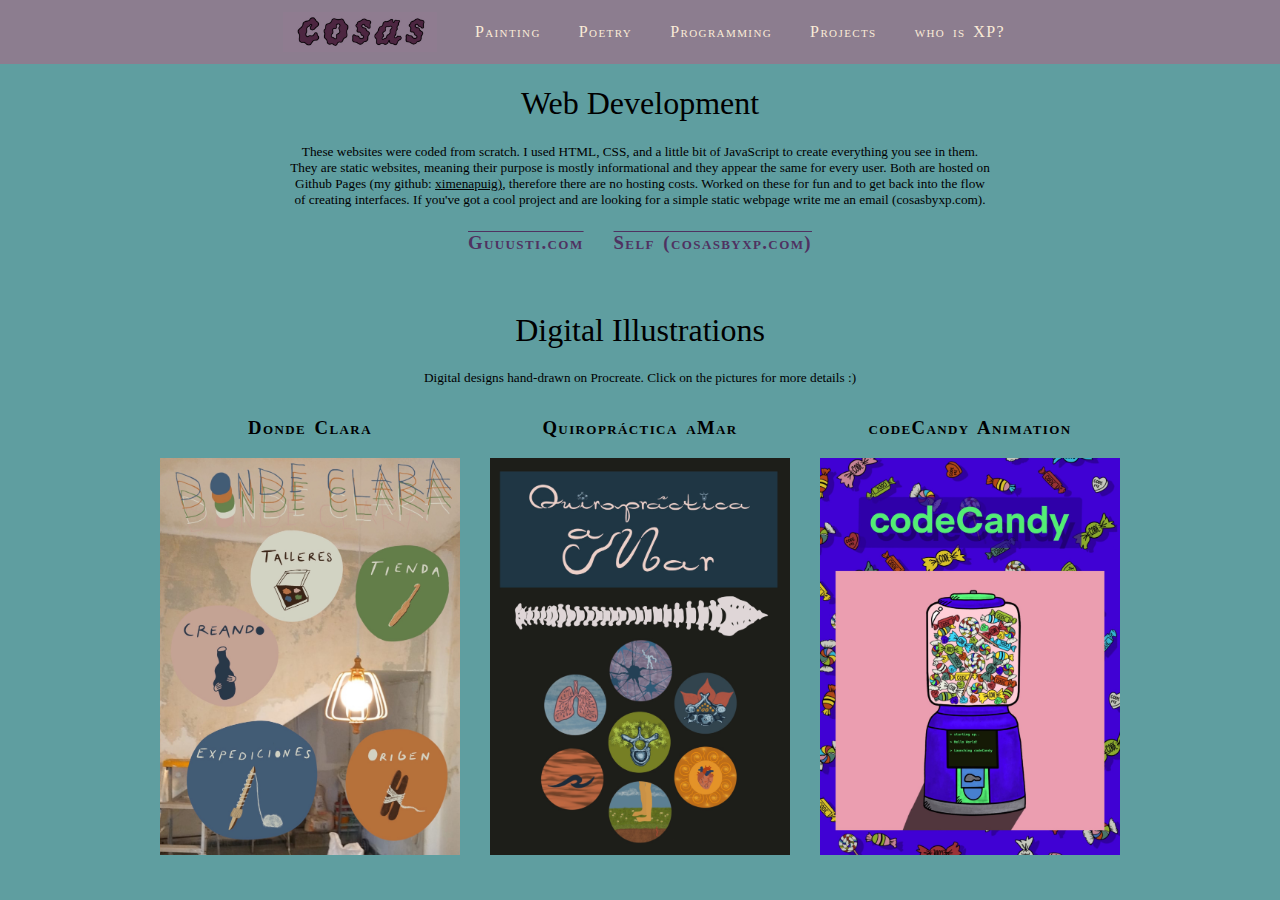
<file: programming.html>
<!DOCTYPE html>
<html lang="en">
    <head>
        <link rel="stylesheet" href="app.css"/>
        <meta charset="utf-8">
        <meta name="viewport" content="width=device-width, initial-scale=1.0"/>
        <title>XProgramming</title>
    </head>
    <body class="gen-body">
        <header>
            <ul class="navbar">
                <li class="logo"><a href="index.html"><img alt="logo" src="imgs/cosas-logo.jpg"></a></li>
                <li class="nav-item"><a href="painting.html">Painting</a></li>
                <li class="nav-item"><a href="poetry.html">Poetry</a></li>
                <li class="nav-item"><a href="programming.html">Programming</a></li>
                <li class="nav-item"><a href="projects.html">Projects</a></li>
                <li class="nav-item"><a href="about-me.html">who is XP?</a></li>
            </ul>
        </header>
        <div class="programming-body">
            <h1>Web Development</h1>
            <div class="web-descrip-div">
                <h5 class="web-descrip">These websites were coded from scratch. I used HTML, CSS, and a little bit of JavaScript to create everything you see in them. They are static websites, meaning their purpose is mostly informational and they appear the same for every user.
                    Both are hosted on Github Pages (my github: <a href="https://github.com/ximenapuig">ximenapuig)</a>, therefore there are no hosting costs. Worked on these for fun and to get back into the flow of creating interfaces. If you've got a cool project and are looking for a simple static webpage write me an email (cosasbyxp.com).
                </h5>
            </div>
            <div class="webs">
                <a href="https://www.guuusti.com"><h3>Guuusti.com</h3><div><img src="imgs/guuusti.jpg"/></div></a>
                <a href="cosasbyxp.com"><h3>Self (cosasbyxp.com)</h3></a>
            </div>
            <br>
            <h1>Digital Illustrations</h1>
            <div class="web-descrip-div">
                <h5 class="web-descrip"> Digital designs hand-drawn on Procreate. Click on the pictures for more details :)
                </h5>
            </div>
            <div class="digital-illu">
                <a href="dondeclara.html"><div class="illu-items">
                    <h3>Donde Clara</h3>
                    <img src="imgs/dondeclara1.jpg">
                </div></a>
                <a href="quiroamar.html"><div class="illu-items">
                    <h3>Quiropráctica aMar</h3>
                    <img src="imgs/quiro1.jpg">
                </div></a>
                <a href="codecandy.html"><div class="illu-items">
                    <h3>codeCandy Animation</h3>
                    <img src="imgs/codecandy1.jpg">
                </div></a>
            </div>
        </div>
    
    </body>
</html>
</file>
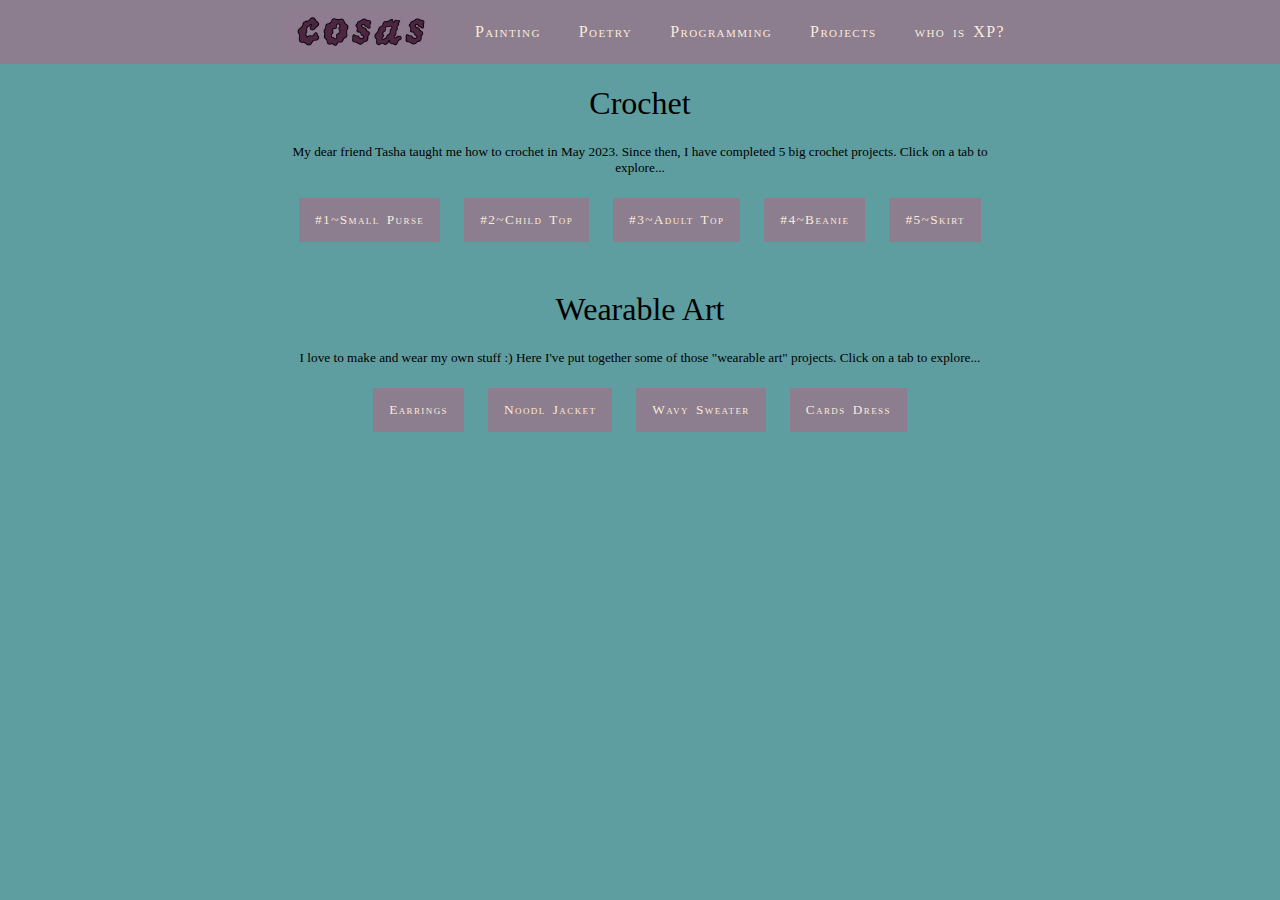
<file: projects.html>
<!DOCTYPE html>
<html lang="en">
    <head>
        <link rel="stylesheet" href="app.css"/>
        <meta charset="utf-8">
        <meta name="viewport" content="width=device-width, initial-scale=1.0"/>
        <title>XProjects</title>
    </head>
    <body class="gen-body">
        <header>
            <ul class="navbar">
                <li class="logo"><a href="index.html"><img alt="logo" src="imgs/cosas-logo.jpg"></a></li>
                <li class="nav-item"><a href="painting.html">Painting</a></li>
                <li class="nav-item"><a href="poetry.html">Poetry</a></li>
                <li class="nav-item"><a href="programming.html">Programming</a></li>
                <li class="nav-item"><a href="projects.html">Projects</a></li>
                <li class="nav-item"><a href="about-me.html">who is XP?</a></li>
            </ul>
        </header>
        <div class="programming-body">
            <h1>Crochet</h1>
            <div class="web-descrip-div">
                <h5 class="web-descrip"> My dear friend Tasha taught me how to crochet in May 2023. Since then, I have completed 5 big crochet projects. Click on a tab to explore...
                </h5>
            </div>
                <!-- Tab links -->
            <div class="center">
                <div class="tab">
                    <button class="tablinks" onclick="openCity(event, 'crochet1')">#1~Small Purse</button>
                    <button class="tablinks" onclick="openCity(event, 'crochet2')">#2~Child Top</button>
                    <button class="tablinks" onclick="openCity(event, 'crochet3')">#3~Adult Top</button>
                    <button class="tablinks" onclick="openCity(event, 'crochet4')">#4~Beanie</button>
                    <button class="tablinks" onclick="openCity(event, 'crochet5')">#5~Skirt</button>
                </div>
            </div>
            
            <!-- Tab content -->
            <div id="crochet1" class="tabcontent">
                <h3>"Miami Vice" Purse</h3>
                <p>Made with left over string my sister brought from costa rica. Made it to wear to my cousin's wedding. Currently for sale at a store called Donde Clara in Mexico City.</p>
                <div class="project-gall">
                    <img src="imgs/crochet/crochet1.1.jpeg">
                    <img src="imgs/crochet/crochet1.2.jpeg">
                </div>
            </div>

            <div id="crochet2" class="tabcontent">
                <h3>"Summer Flower" Top</h3>
                <p>Commisioned summer top for the cutest little girl <3.</p>
                <div class="project-gall">
                    <img src="imgs/crochet/crochet2.1.jpg">
                    <img src="imgs/crochet/crochet2.2.jpg">
                </div>
            </div>

            <div id="crochet3" class="tabcontent">
                <h3>"Day n Night" Top</h3>
                <p>Made a version of project #2 for myself. Started off just white and a couple months after I added some green details and made it a versatile "day n night" top. </p>
                <div class="project-gall">
                    <img src="imgs/crochet/crochet3.1.jpg">
                    <img src="imgs/crochet/crochet3.2.jpg">
                    <img src="imgs/crochet/crochet3.4.jpg">
                    <img src="imgs/crochet/crochet3.5.jpg">
                     <img src="imgs/crochet/crochet3.3.jpg">
                </div>
            </div>
            
            <div id="crochet4" class="tabcontent">
                <h3>"4 The Homies" Beanie</h3>
                <p>Completed this project in New York City and left it there for my friends to use. It's got all types of yarn from all over the world and it has "HOME" embroidered on it, a very prevalent topic in my life the past 6 months. </p>
                <div class="project-gall">
                    <img src="imgs/crochet/crochet4.1.jpeg">
                    <img src="imgs/crochet/crochet4.2.jpeg">
                    <img src="imgs/crochet/crochet4.3.jpeg">
                    <img src="imgs/crochet/crochet4.4.jpeg">
                    <img src="imgs/crochet/crochet4.5.jpeg">
                    <img src="imgs/crochet/crochet4.6.jpg">
                </div>
            </div>
            
            <div id="crochet5" class="tabcontent">
                <h3>"Purple Nights" Skirt</h3>
                <p>A full circle moment where my dear friend Tasha had started the white flowery part of the skirt but she moved on to other projects. I loved the pattern and she let me turn it into a skirt :) If you know the Landsbergs, you know they give and share everything they have <3</p>
                <div class="project-gall">
                    <img src="imgs/crochet/crochet5.2.JPG">
                    <img src="imgs/crochet/crochet5.1.JPG">
                    <img src="imgs/crochet/crochet5.3.JPG">
                    <img src="imgs/crochet/crochet5.4.jpeg">
                </div>
            </div>
            <br>

            <!-- wearable art -->
            <h1>Wearable Art</h1>
            <div class="web-descrip-div">
                <h5 class="web-descrip">I love to make and wear my own stuff :) Here I've put together some of those "wearable art" projects. Click on a tab to explore... 
                </h5>
            </div>
            <!-- Tab links -->
            <div class="center">
                <div class="tab">
                    <button class="tablinks" onclick="openCity(event, 'Earrings')">Earrings</button>
                    <button class="tablinks" onclick="openCity(event, 'Noodl')">Noodl Jacket</button>
                    <button class="tablinks" onclick="openCity(event, 'Wavy')">Wavy Sweater</button>
                    <button class="tablinks" onclick="openCity(event, 'Cards')">Cards Dress</button>
                </div>
            </div>
            
            <!-- Tab content -->
            <div id="Earrings" class="tabcontent">
                <h3>Earrings</h3>
                <p>I started making the painted raw canvas earrings in 2022 as a christmas gift for the woman in my family. Now I have raw canvas, crochet, polymer clay and Jacaranda earrings. The Jacaranda earrings (the first two pictures) are real seeds from a Jacaranda tree. My sister and I climbed a tree and cultivated these seeds in Denia, Spain. They are also for sale at Donde Clara in Mexico City.</p>
                <div class="project-gall">    
                    <img src="imgs/earrings/1.jpeg">
                    <img src="imgs/earrings/2.jpeg">
                    <img src="imgs/earrings/3.jpeg">
                    <img src="imgs/earrings/4.jpeg">
                    <img src="imgs/earrings/5.jpeg">
                    <img src="imgs/earrings/6.jpeg">
                    <img src="imgs/earrings/7.jpeg">
                    <img src="imgs/earrings/8.jpeg">
                    <img src="imgs/earrings/9.jpeg">
                    <img src="imgs/earrings/10.jpeg">
                    <img src="imgs/earrings/11.jpeg">
                    <img src="imgs/earrings/12.jpeg">
                    <img src="imgs/earrings/13.jpeg">
                    <img src="imgs/earrings/14.jpeg">
                    <img src="imgs/earrings/15.jpeg">
                    <img src="imgs/earrings/16.jpeg">
                    <img src="imgs/earrings/17.jpeg">
                    <img src="imgs/earrings/18.jpeg">
                    <img src="imgs/earrings/19.jpeg">
                    <img src="imgs/earrings/20.jpeg">
                </div>
            </div>

            <div id="Noodl" class="tabcontent">
                <h3>Noodl Jacket</h3>
                <p>My lovely friend Vero brought me a bag of clothes she was going to donate and in it was this chef's jacket and a hot pink silk shirt. I have a thing for cutting up and repurposing unwanted clothes... and this is one of the results :) </p>
                <div class="project-gall"> 
                    <img src="imgs/wearable-art/noodljak1.jpeg">
                    <img src="imgs/wearable-art/noodljak2.jpeg">
                    <img src="imgs/wearable-art/noodljak3.jpeg">
                    <img src="imgs/wearable-art/noodljak4.jpeg">
                </div>
            </div>

            <div id="Wavy" class="tabcontent">
                <h3>Wavy Sweater</h3>
                <p>Upcycled Zara sweater. The most basic and boring sweater just needed some unplanned wavy cuts to give it some personality.</p>
                <div class="project-gall">   
                    <img src="imgs/wearable-art/wavy1.jpeg">
                    <img src="imgs/wearable-art/wavy2.jpeg">
                    <img src="imgs/wearable-art/wavy3.jpg">
                </div>
            </div>
            
            <div id="Cards" class="tabcontent">
                <h3>Cards Dress</h3>
                <p>Probably the most random and time consuming project from this bunch. 102 poker cards, all hand~sewn. I made this dress for a circus themed birthday party thrown for the lovely little Lia. </p>
                <div class="project-gall">   
                    <img src="imgs/wearable-art/cards2.jpeg">
                    <img src="imgs/wearable-art/cards1.jpeg">
                    <img src="imgs/wearable-art/cards3.jpeg">
                    <img src="imgs/wearable-art/cards4.jpeg">
                </div>
            </div>
            
            <br>
        </div>
        <script>
            function openCity(evt, cityName) {
            // Declare all variables
            var i, tabcontent, tablinks;

            // Get all elements with class="tabcontent" and hide them
            tabcontent = document.getElementsByClassName("tabcontent");
            for (i = 0; i < tabcontent.length; i++) {
                tabcontent[i].style.display = "none";
            }

            // Get all elements with class="tablinks" and remove the class "active"
            tablinks = document.getElementsByClassName("tablinks");
            for (i = 0; i < tablinks.length; i++) {
                tablinks[i].className = tablinks[i].className.replace(" active", "");
            }

            // Show the current tab, and add an "active" class to the button that opened the tab
            document.getElementById(cityName).style.display = "block";
            evt.currentTarget.className += " active";
            }
        </script>
    </body>
</html>
</file>
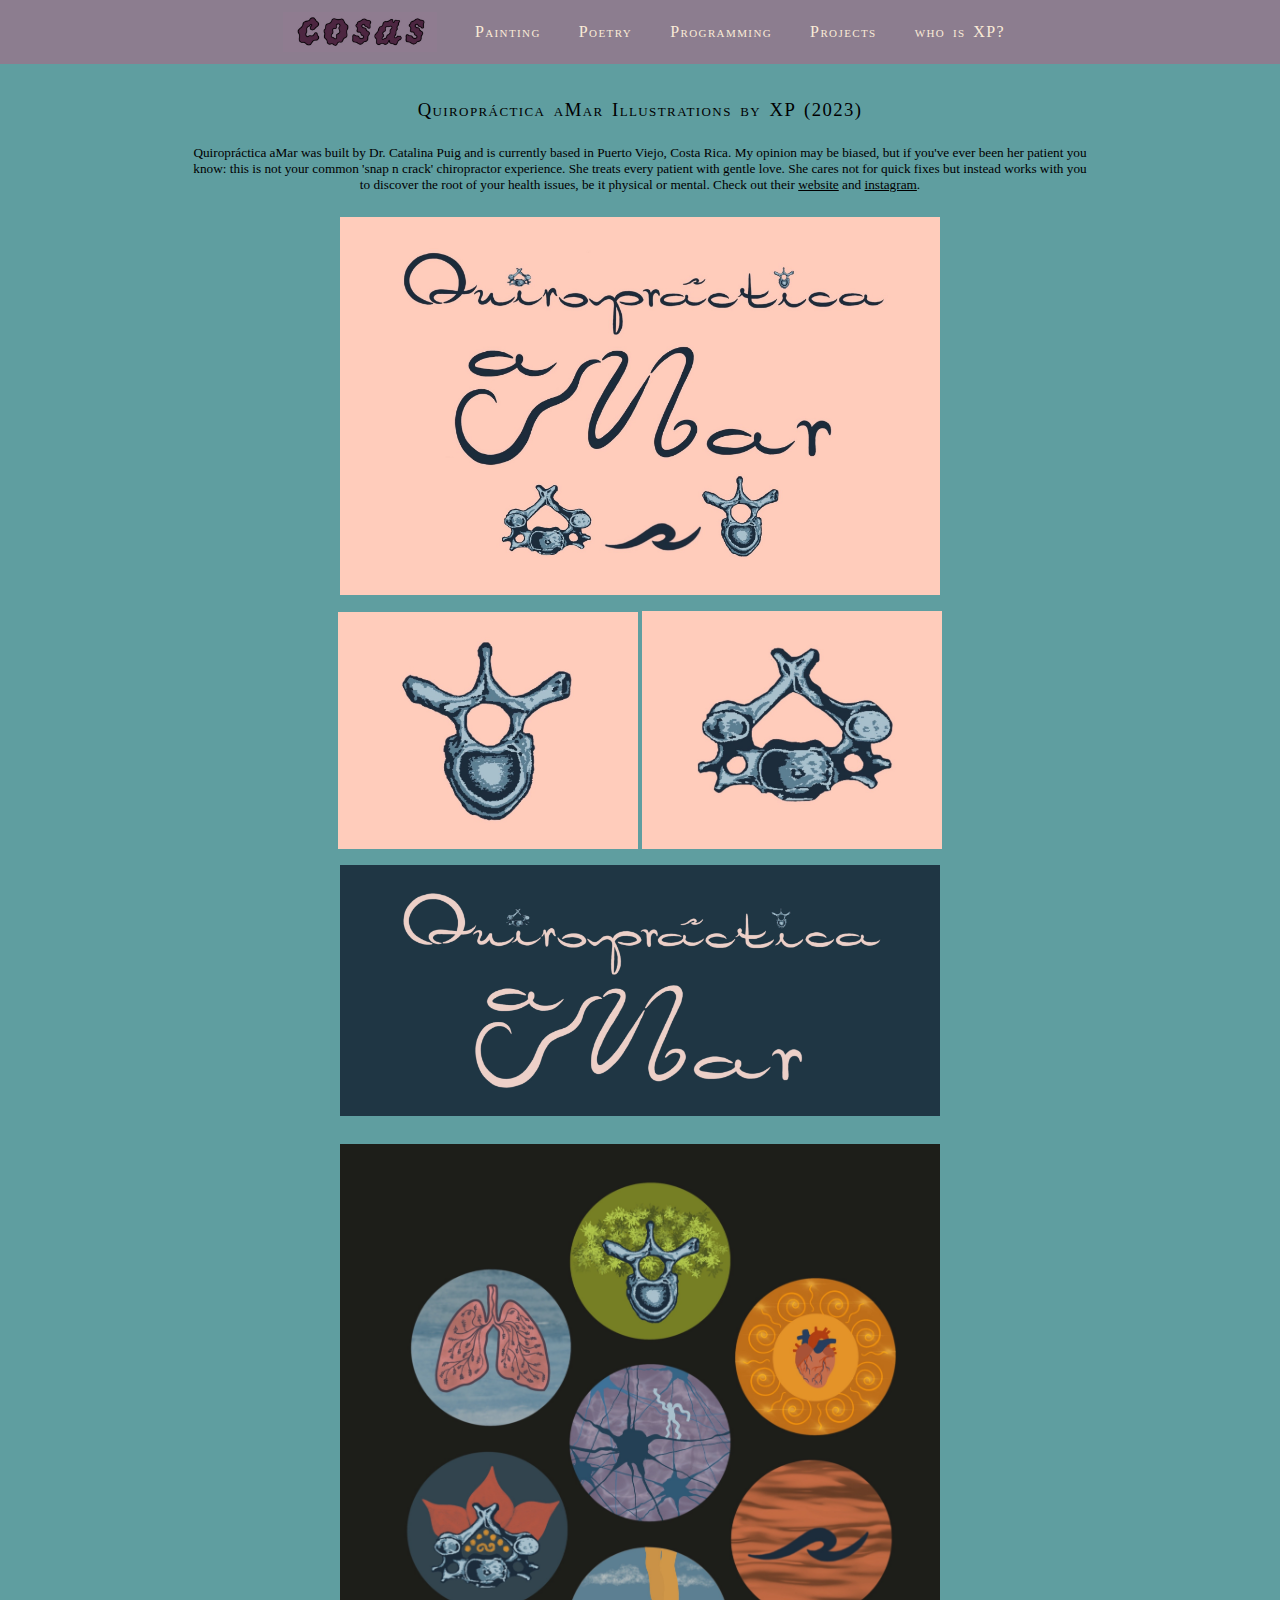
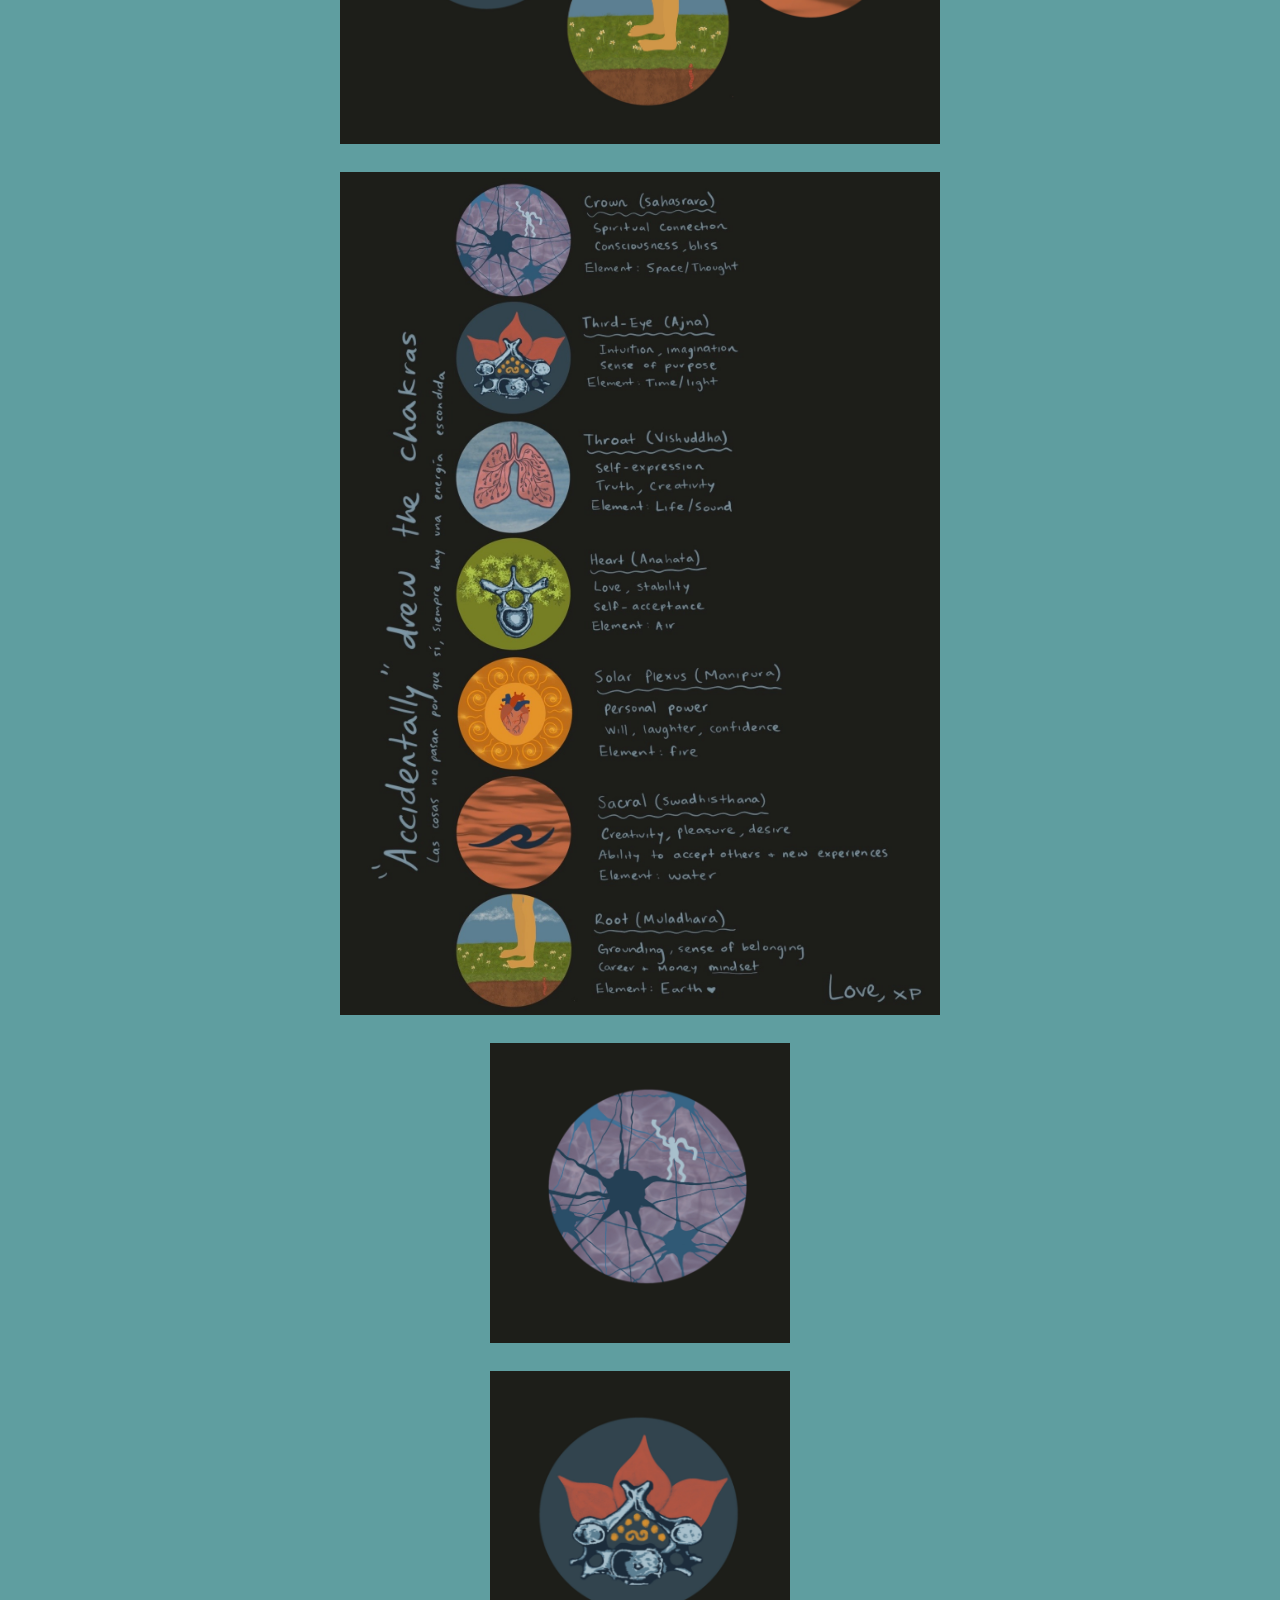
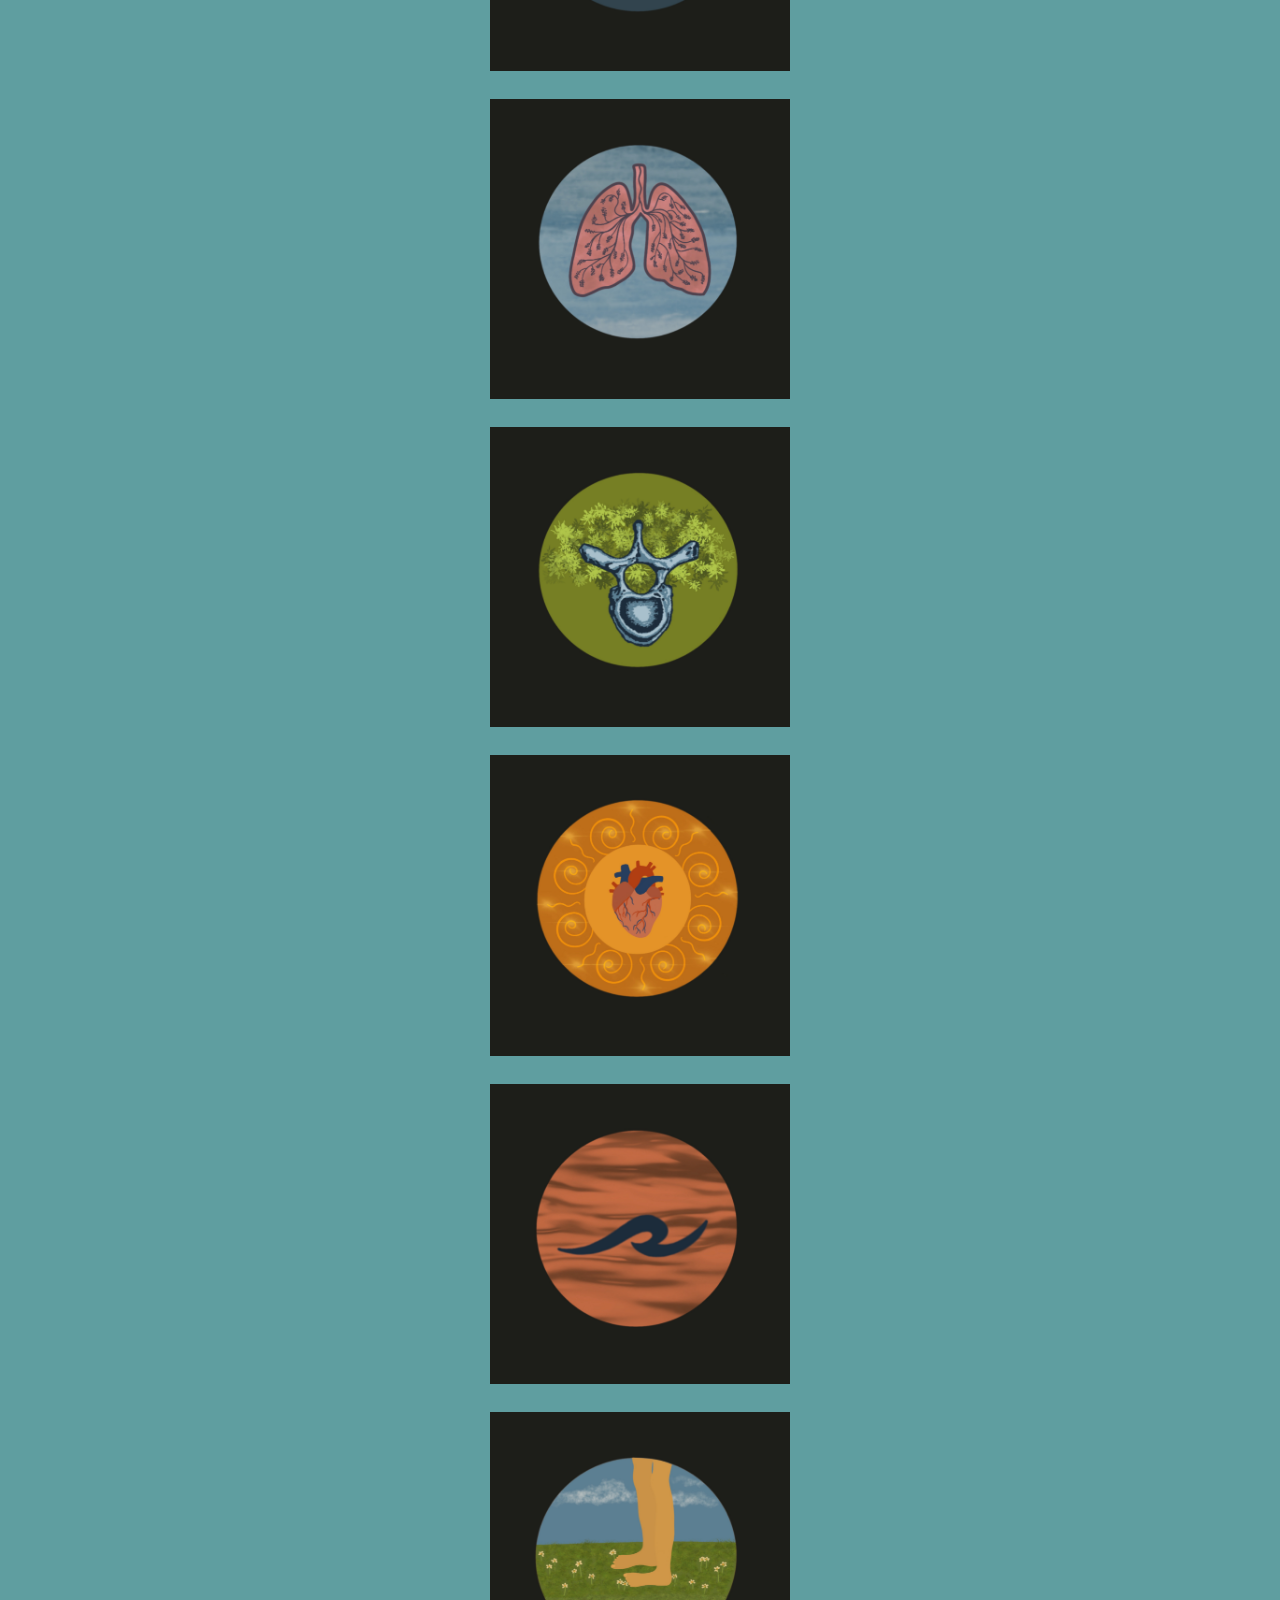
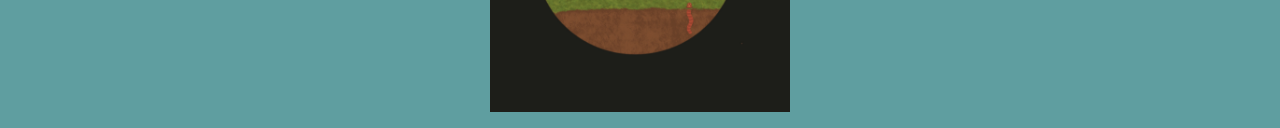
<file: quiroamar.html>
<!DOCTYPE html>
<html lang="en">
    <head>
        <link rel="stylesheet" href="app.css"/>
        <meta charset="utf-8">
        <meta name="viewport" content="width=device-width, initial-scale=1.0"/>
        <title>Quiropráctica aMar Logo and Digital Illustrations</title>
    </head>
    <body class="gen-body">
        <header>
            <ul class="navbar">
                <li class="logo"><a href="index.html"><img alt="logo" src="imgs/cosas-logo.jpg"></a></li>
                <li class="nav-item"><a href="painting.html">Painting</a></li>
                <li class="nav-item"><a href="poetry.html">Poetry</a></li>
                <li class="nav-item"><a href="programming.html">Programming</a></li>
                <li class="nav-item"><a href="projects.html">Projects</a></li>
                <li class="nav-item"><a href="about-me.html">who is XP?</a></li>
            </ul>
        </header>
        <div class="donde-clara-desc">
            <h3>Quiropráctica aMar Illustrations by XP (2023)</h3>
            <h5>
                Quiropráctica aMar was built by Dr. Catalina Puig and is currently based in Puerto Viejo, Costa Rica. My opinion may be biased, but if you've ever been her patient you know: this is not your common 'snap n crack' chiropractor experience. She treats every patient with gentle love. She cares not for quick fixes but instead works with you to discover the root of your health issues, be it physical or mental.
                Check out their <a href="https://www.quiropracticaamar.com/">website</a> and <a href="https://www.instagram.com/quiropractica.amar">instagram</a>.
            </h5>
        </div>
        <div class="quiro-gall">
                <img class="quiro-line1" src="imgs/quiro2.jpg">
                <br>
                <img class="quiro-line2" src="imgs/quiro3.jpg">
                <img class="quiro-line2" src="imgs/quiro4.jpg">
                <br>
                <img class="quiro-line1" src="imgs/quiro5.jpg">
                <br>
                <img class="quiro-line1" src="imgs/quiro6.jpg">
                <br>
                <img class="quiro-line1" src="imgs/quiro7.jpg">
                <br>
                <img class="quiro-line3" src="imgs/quiro8.jpg">
                <br>
                <img class="quiro-line3" src="imgs/quiro9.jpg">
                <br>
                <img class="quiro-line3" src="imgs/quiro10.jpg">
                <br>
                <img class="quiro-line3" src="imgs/quiro11.jpg">
                <br>
                <img class="quiro-line3" src="imgs/quiro12.jpg">
                <br>
                <img class="quiro-line3" src="imgs/quiro13.jpg">
                <br>
                <img class="quiro-line3" src="imgs/quiro14.jpg">

    </body>
</html>
</file>
<file: app.css>
/*NavBar*/
header{
    margin: 0;;
}
.navbar{
    background-color:rgb(140, 125, 143);
    margin: 0;
    width: 100%;
    max-height: 180px;
    color: antiquewhite;
    letter-spacing: 1.4px;
    word-spacing: 2.4px;
    font-variant: small-caps;
    display: flex;
    flex-flow: row wrap;
    justify-content: center;
    align-items: center;
    list-style-type: none;
    padding: 8px 4px;
    gap: 4px 30px;
}
.navbar a{
    display: block;
    padding:4px;
    color: antiquewhite;
    text-decoration: none;
}

.nav-item:hover {
    -webkit-box-shadow: 0px 10px 0px -10px rgb(140, 125, 143), 0px -10px 0px -10px rgb(140, 125, 143), 10px 0px 0px -10px rgb(140, 125, 143), -10px 0px 0px -10px rgb(140, 125, 143), 0px 0px 0px 10px cadetblue, 7px 24px 34px 29px rgba(0,0,0,0); 
    box-shadow: 0px 10px 0px -10px rgb(140, 125, 143), 0px -10px 0px -10px rgb(140, 125, 143), 10px 0px 0px -10px rgb(140, 125, 143), -10px 0px 0px -10px rgb(140, 125, 143), 0px 0px 0px 10px cadetblue, 7px 24px 34px 29px rgba(0,0,0,0);
    background: rgb(140, 125, 143);
}

li img{
    display: block;
    padding: 0;
    height: auto;
    width: auto;
    max-height: 40px;
}





/*Footer*/
footer{
    width: 100%;
    height: 31px;
    margin: 0;
    text-align: center;
    background-color: rgb(140, 125, 143);
}
.footer{
    width: 100%;
}
footer h4{
    padding: 4px;
    color: antiquewhite;
    font-family: "Palatino Linotype", "Book Antiqua", Palatino, serif;
    letter-spacing: 1.4px;
    word-spacing: 2.4px;
    font-variant: small-caps;
    text-decoration: none;
    font-weight: normal;
    text-decoration: none;
    font-style: normal;
    text-transform: none;
}


.gen-body{
    margin: 0;
    background-color: cadetblue;
    font-family: "Palatino Linotype", "Book Antiqua", Palatino, serif;
    color: #000000;
    font-weight: normal;
    text-decoration: none;
    font-style: normal;
    font-variant: normal;
    text-transform: none;
    text-align: center;
}



/*Programming Page */
.programming-body{
    text-align: center;
    margin: 20px;
}
.programming-body h1{
    font-family: "Palatino Linotype", "Book Antiqua", Palatino, serif;
    color: #000000;
    font-weight: normal;
    text-decoration: none;
    font-style: normal;
    font-variant: normal;
    text-transform: none;
}
.web-descrip-div{
    display: flex;
    justify-content: center;
    align-items: center;
    margin:0;
    font-weight:lighter;
}
.web-descrip-div a{
    color: #000000;
}
.web-descrip{
   max-width: 700px;
   margin:0;
   margin-bottom: 12px;
   font-weight:lighter;

}
.webs{
    display: flex;
    flex-flow: row wrap;
    justify-content: center;
    align-items: center;
    gap: 30px 30px;
}
.webs a{
    font-family: "Palatino Linotype", "Book Antiqua", Palatino, serif;
    color: #4f3261;
    letter-spacing: 1.4px;
    word-spacing: 2.4px;
    font-variant: small-caps;
    text-decoration: overline;
    font-weight: normal;
    font-style: normal;
    margin: 4px 20px;
    margin:0;
}
.webs h3{
    margin-top:12px;
}
.webs a>div { display: none; }
.webs a:hover>div { 
    display: block;
}
.webs img{
    width: 35%;
    margin-top: 12px;
}
.digital-illu{
    display: flex;
    flex-flow: row wrap;
    justify-content: center;
    align-items: center;
    gap: 30px;
}
.digital-illu a{
    text-decoration: none;
}
.illu-items{
    display: block;
    font-family: "Palatino Linotype", "Book Antiqua", Palatino, serif;
    color: #000000;
    letter-spacing: 1.4px;
    word-spacing: 2.4px;
    font-variant: small-caps;
    font-weight: normal;
    font-style: normal;
}
.illu-items img{
    max-width: 300px;
    max-height: 400px;
}
.donde-clara-gall{
    display: flex;
    flex-flow: row wrap;
    justify-content: center;
    align-items: center;
    
}
.donde-clara-gall img{
    max-width: 300px;
    margin: 23px;
}
.donde-clara-desc{
    display: flex;
    flex-direction: column ;
    justify-content: center;
    align-items: center;
    margin-top: 23px;
}
.donde-clara-desc h3{
    font-family: "Palatino Linotype", "Book Antiqua", Palatino, serif;
    color: #000000;
    letter-spacing: 1.4px;
    word-spacing: 2.4px;
    font-variant: small-caps;
    font-weight: normal;
    font-style: normal;
    margin: 12px;
}
.donde-clara-desc h5{
    font-weight: normal;
    font-style: normal;
    width: 70%;
    margin: 12px;
}
.donde-clara-desc a{
    color: #000000;
}
.codeCandy-gall{
    text-align: center;
    max-width: 100%;
    min-width: 300px;
}
.codeCandy-gall img{
    width: 80%;
    max-width: 600px;
    margin: 23px;
}
.quiro-gall{
    text-align: center;
    max-width: 100%;
    min-width: 300px;
}
.quiro-line1{
    width: 80%;
    max-width: 600px;
    margin: 12px;
}
.quiro-line2{
    display: inline;
    width: 80%;
    max-width: 300px;
}
.quiro-line3{
    width: 80%;
    max-width: 300px;
    margin: 12px;
}





/*Poetry Page*/
.poetry-body{
    padding: 0;
    text-align: center;
}
.poetry-book{
    margin: 20px;
}
.poetry-book h1, h3{
    letter-spacing: 1.4px;
    word-spacing: 2.4px;
    text-align: center;
}
.poetry-book p{
        letter-spacing: 1.2px;
        word-spacing: 1,4px;
        font-size: 14px;
}
.poetry-book button{
    font-family: "Palatino Linotype", "Book Antiqua", Palatino, serif;
    background-color: rgb(140, 125, 143);
    border-radius: 10%;
    color: antiquewhite;
}
.poetry-book input{
    width: 60px;
    height: 20px;
    font-family: "Palatino Linotype", "Book Antiqua", Palatino, serif;
    background-color: rgba(140, 125, 143, 0.507);
    color: antiquewhite;
}
.poem-displayed{
    margin-top: 20px;
    display: flex;
    align-items: center;
    justify-content: center;
    
}
#result{
    text-align: left;
    margin:0;
    font-style:italic;
}





/*ABOUT ME PAGE*/
.who-i-am{
    text-align: center;
    margin: 20px;
    font-family: "Palatino Linotype", "Book Antiqua", Palatino, serif;
    letter-spacing: 1.4px;
    word-spacing: 2.4px;
    color: #000000;
    font-weight: normal;
    text-decoration: none;
    font-style: normal;
    font-variant: normal;
    text-transform: none;
    margin-bottom: 4rem;
}
.who-i-am h4{
    margin:0;
    padding:2px;
}
.who-i-am h6{
    margin:0;
    padding:2px;
    font-size: 14px;
}
.who-i-am p{
    font-size: 10px;
    margin:0;
    padding:0;
}




/*HOME PAGE*/
.nood-gallery{
    text-align: center;
    margin-top: 4px;
}
.nood-gallery img:hover{
    transform: scale(1.05);
    border-radius: 10px;
}
.nood-group1{
    display: inline-block;
}
.nood-group2{
    display: inline-block;

}
.nood-group1 img{
    width: 40%;
    max-width: 240px;
    margin: 8px;
    height: auto;
}
.nood-group2 img{
    width: 40%;
    max-width: 240px;
    margin: 8px;
    height: auto;
}

footer h4{
    margin: 0;
    padding:6px;
}

/*Projects Page*/ 

.center{
    display: flex;
    justify-content: center;
}
/* Style the tab */
.tab {
    overflow: hidden;
   
    width: fit-content;
    
  }
  
  /* Style the buttons that are used to open the tab content */
  .tab button {
    background-color: rgb(140, 125, 143);
    color: antiquewhite;
    border: none;
    outline: none;
    cursor: pointer;
    padding: 14px 16px;
    transition: 0.3s;
    font-family: "Palatino Linotype", "Book Antiqua", Palatino, serif;
    letter-spacing: 1.4px;
    word-spacing: 2.4px;
    font-variant: small-caps;
    text-decoration: none;
    font-weight: normal;
    text-decoration: none;
    font-style: normal;
    text-transform: none;
    margin:10px;
  }
  
  /* Change background color of buttons on hover */
  .tab button:hover {
    background-color: #491e498d;
  }
  
  /* Create an active/current tablink class */
  .tab button.active {
    background-color: #491e498d;
  }
  
  /* Style the tab content */
  .tabcontent {
    display: none;
    border-top: none;
    text-align: center;
    padding: 0 12px;
  }
.tabcontent p{
    font-family: "Palatino Linotype", "Book Antiqua", Palatino, serif;
    font-weight: normal;
    font-style: normal;
}
  
.project-gall{
    display: flex;
    flex-flow: row wrap;
    justify-content: center;
    align-items: center;
  }
.project-gall img{
    max-width: 300px;
    padding: 10px;
}
</file>
